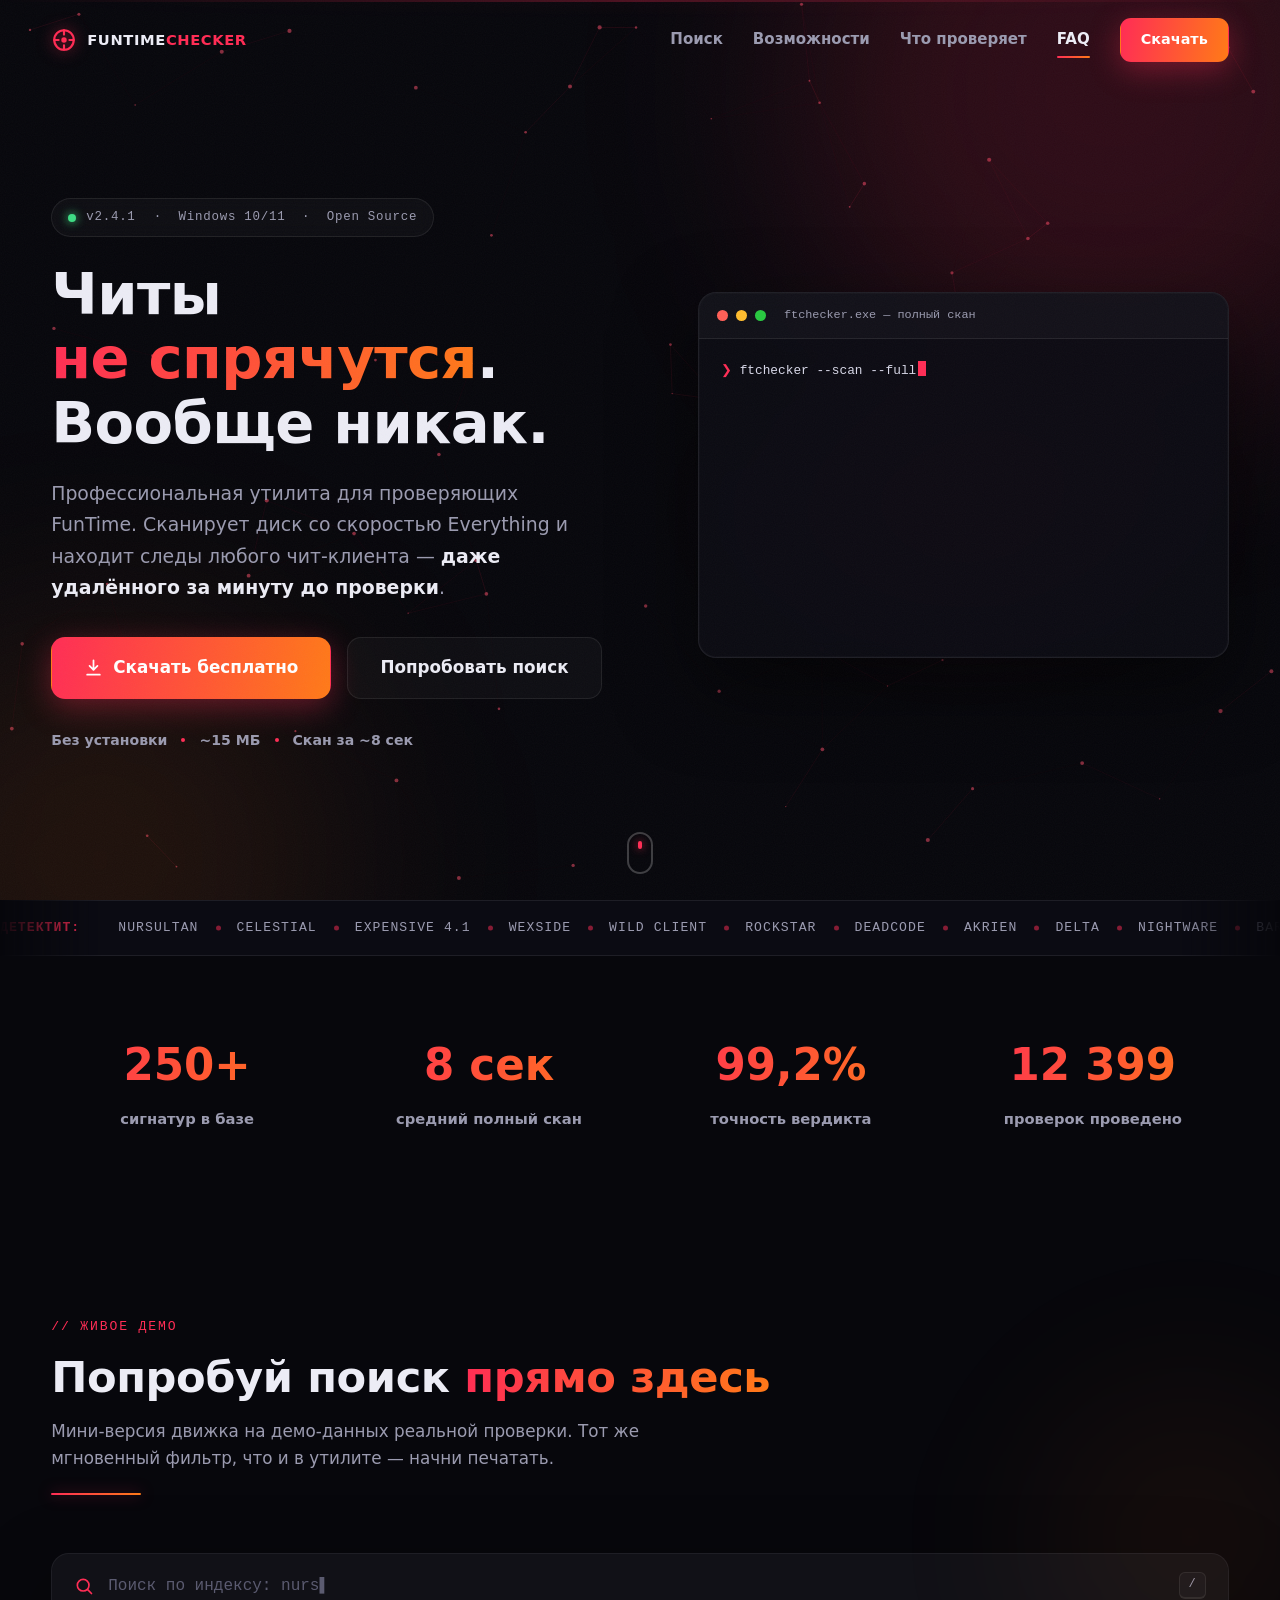
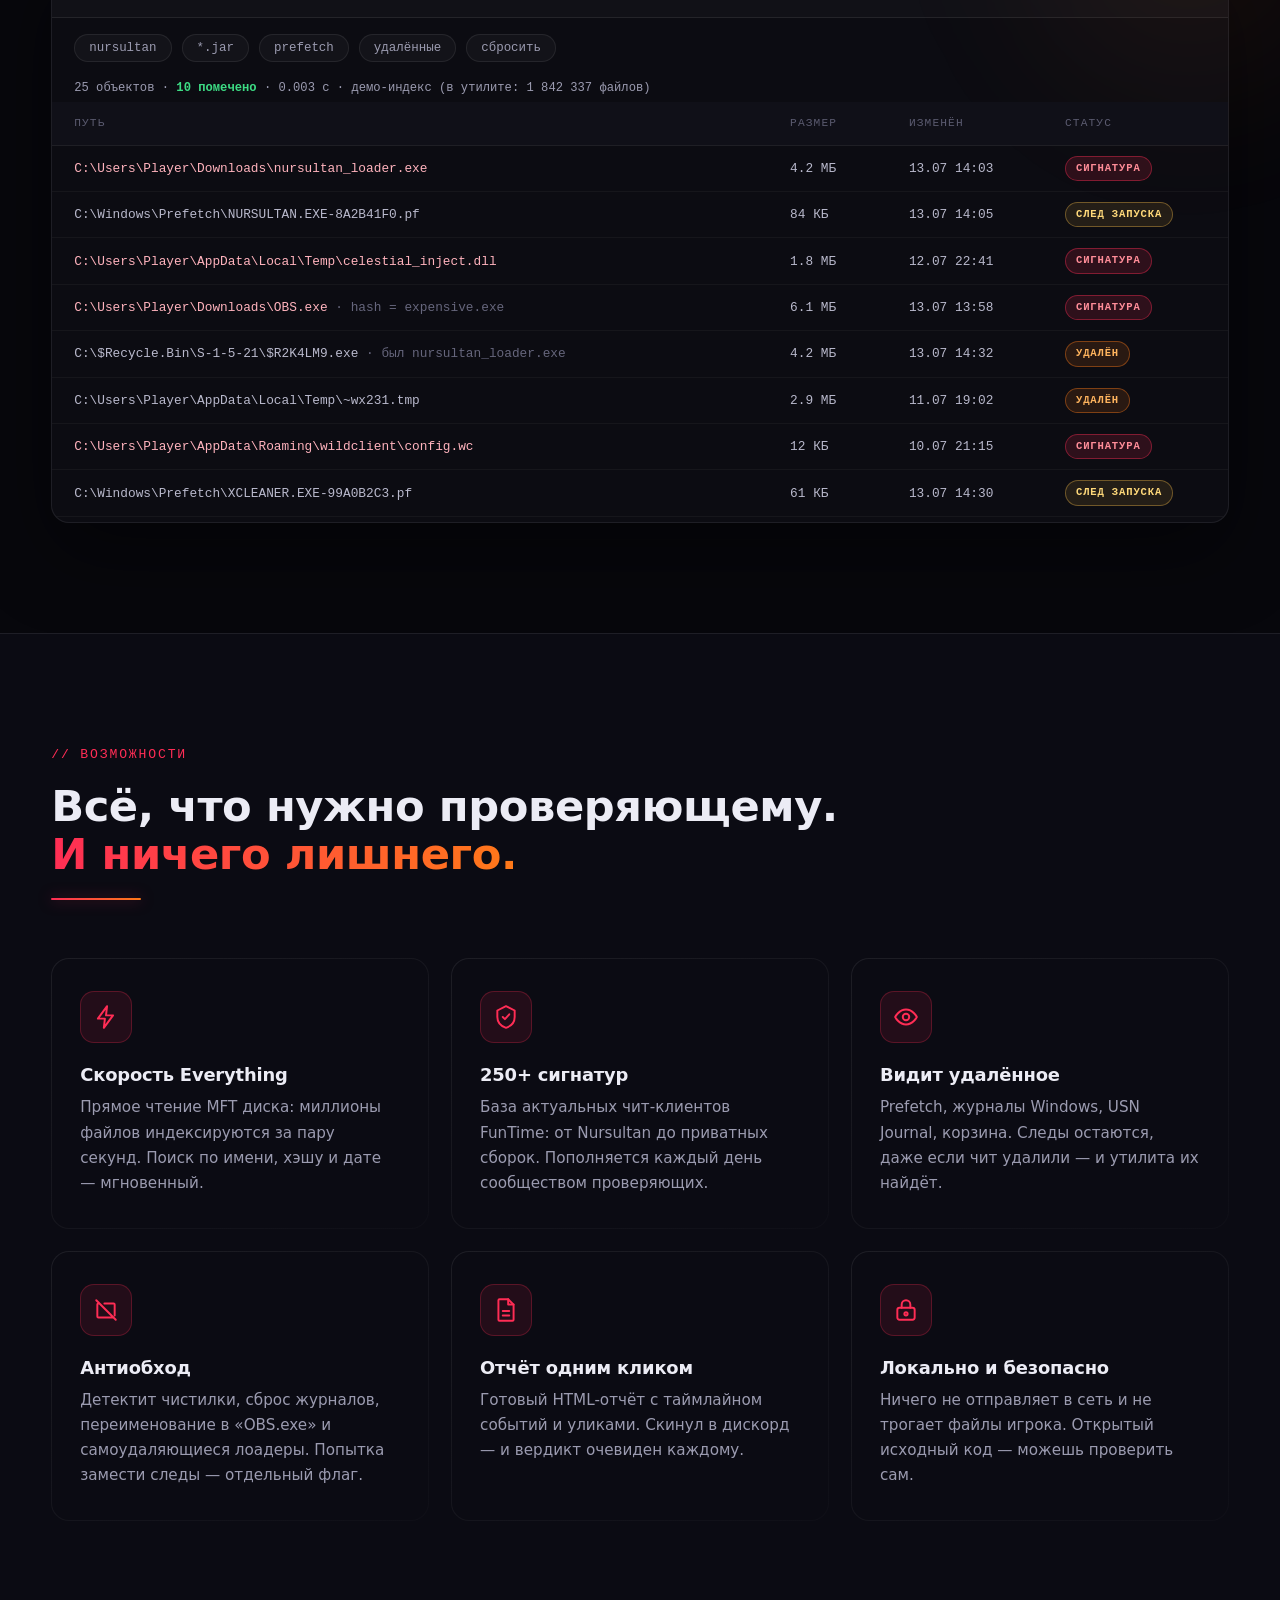
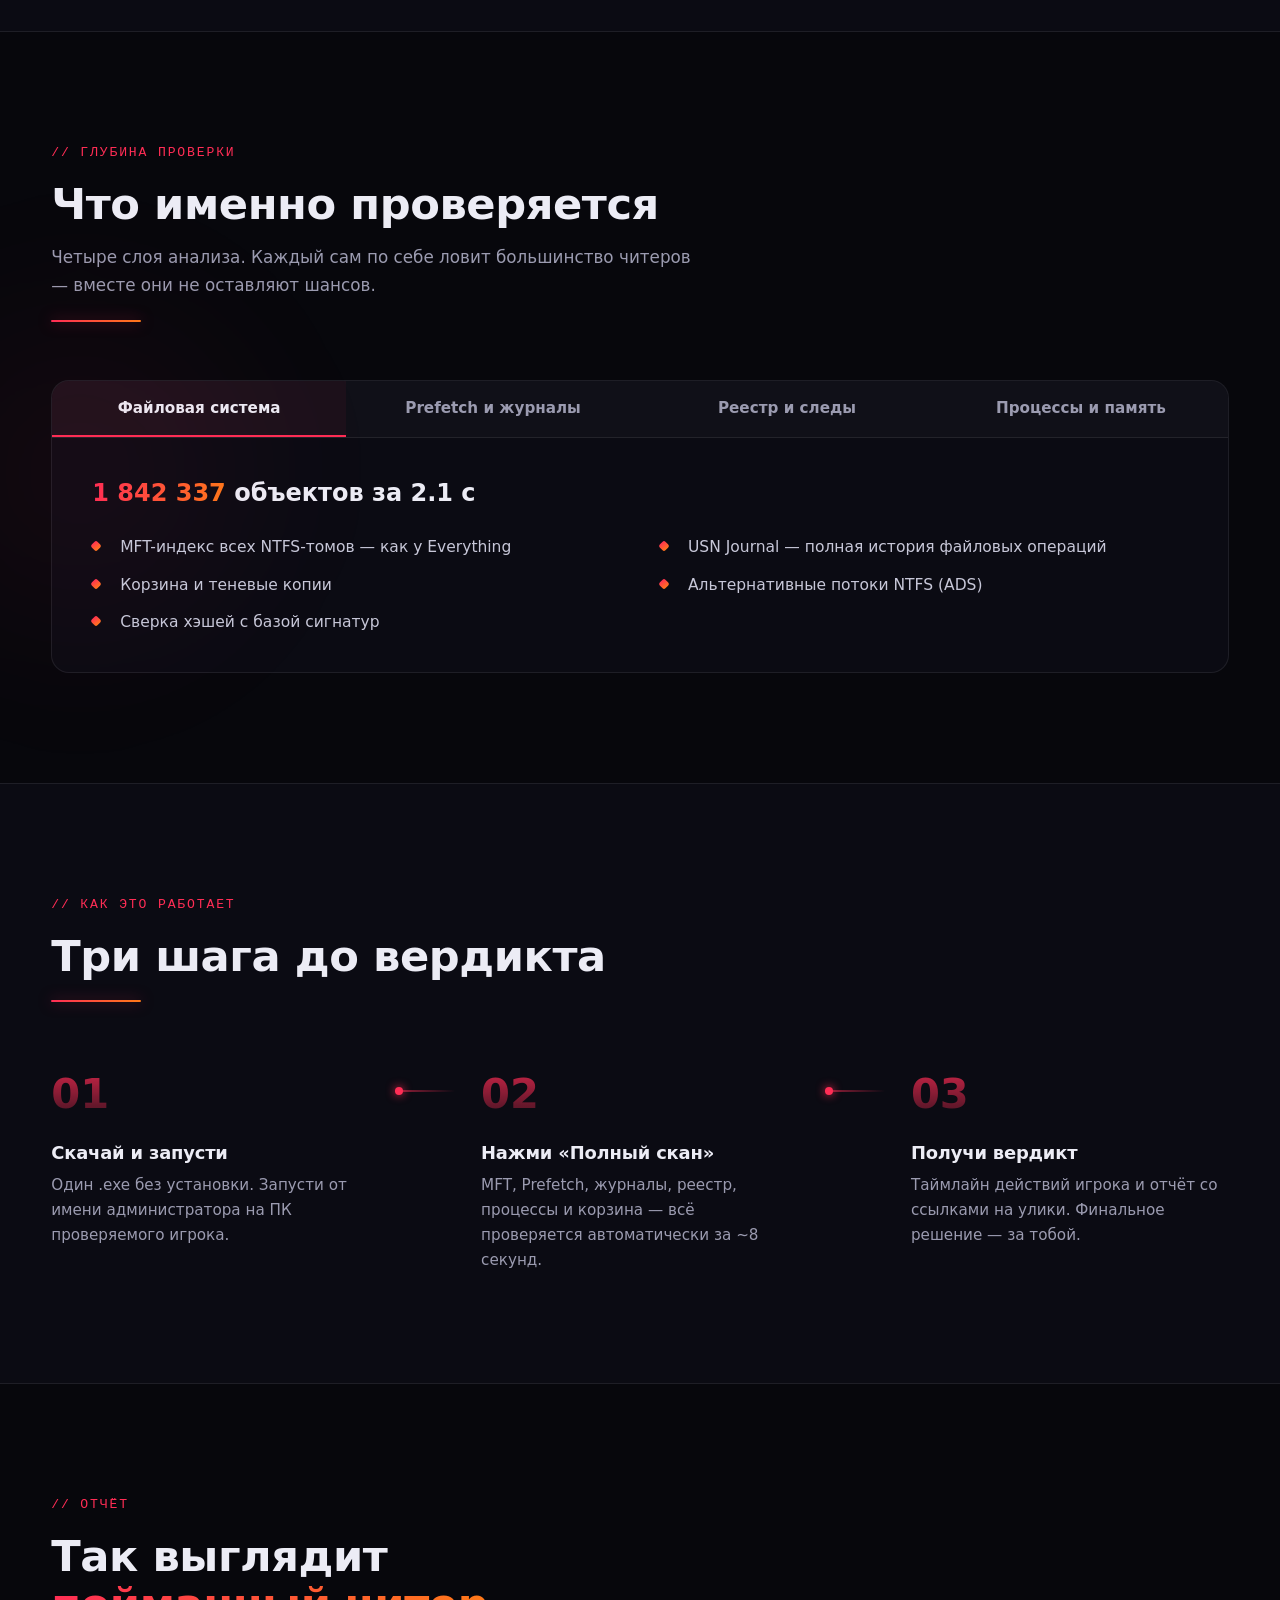
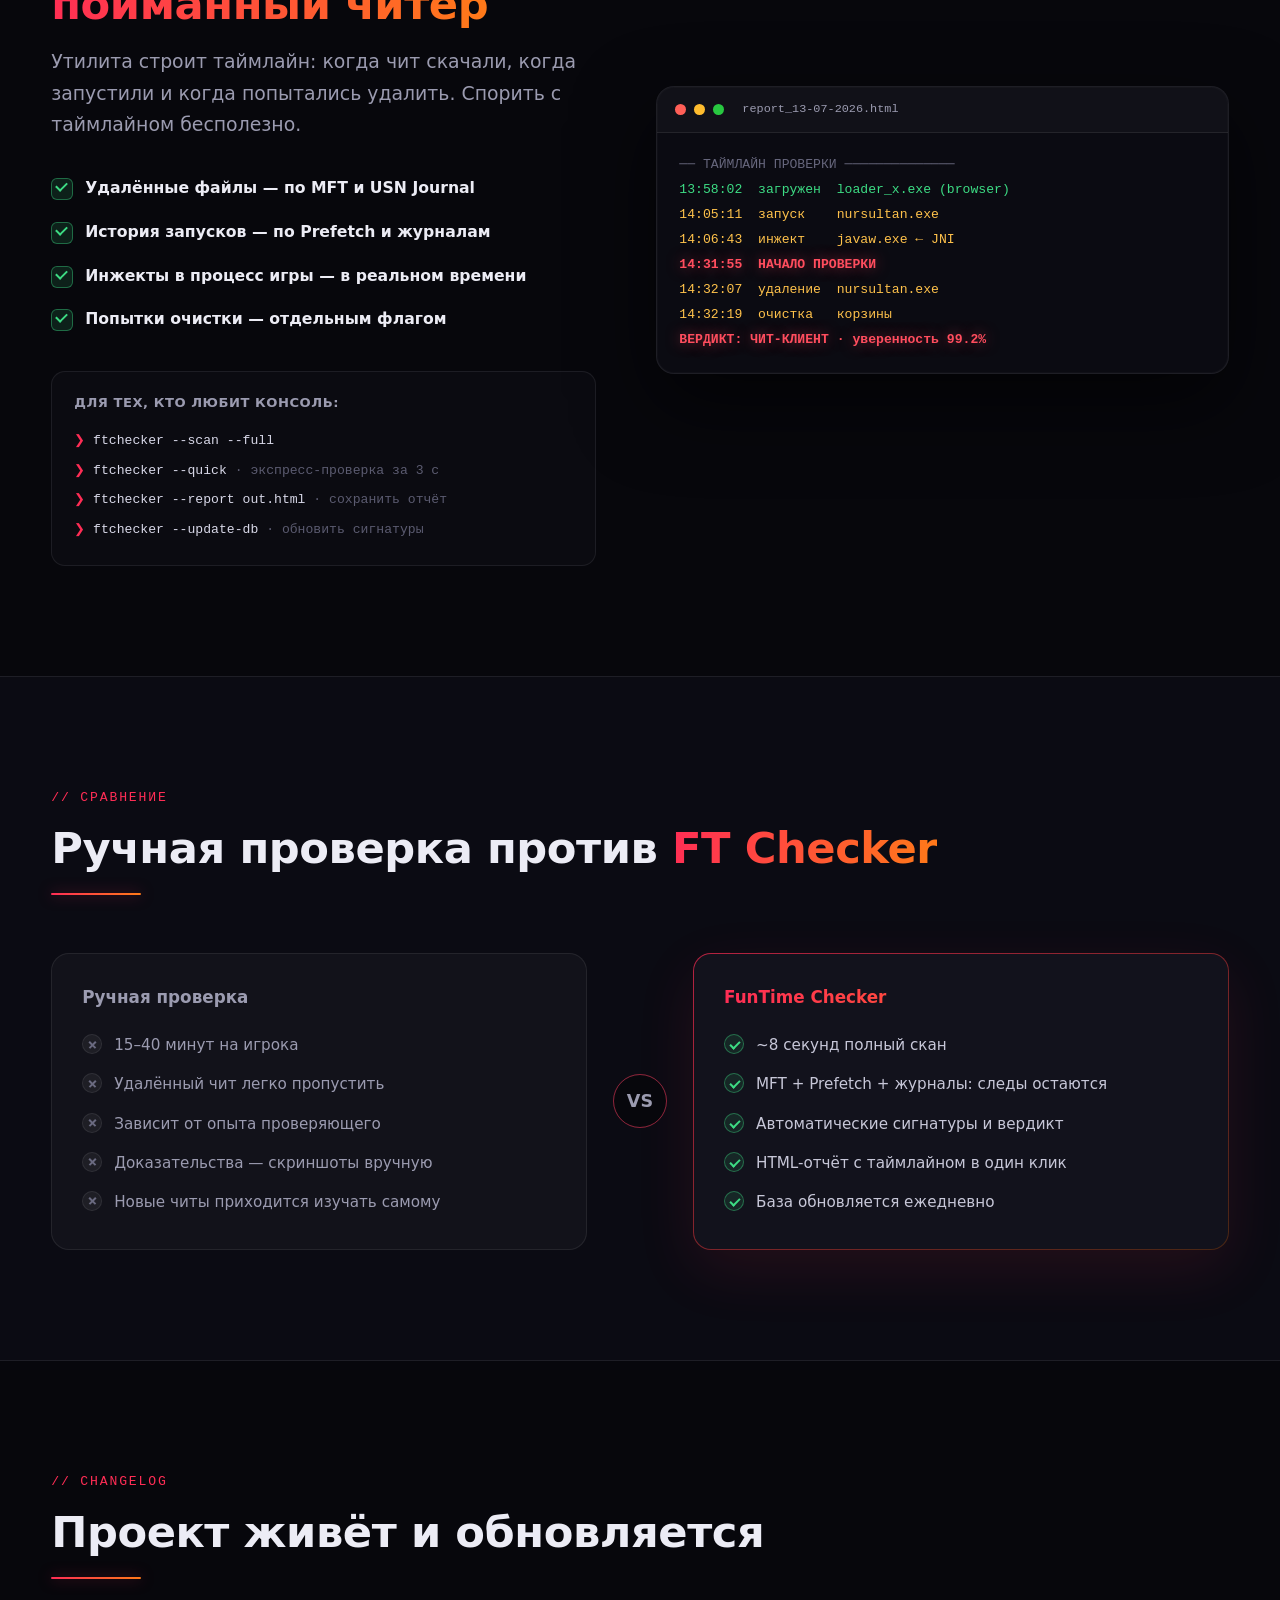
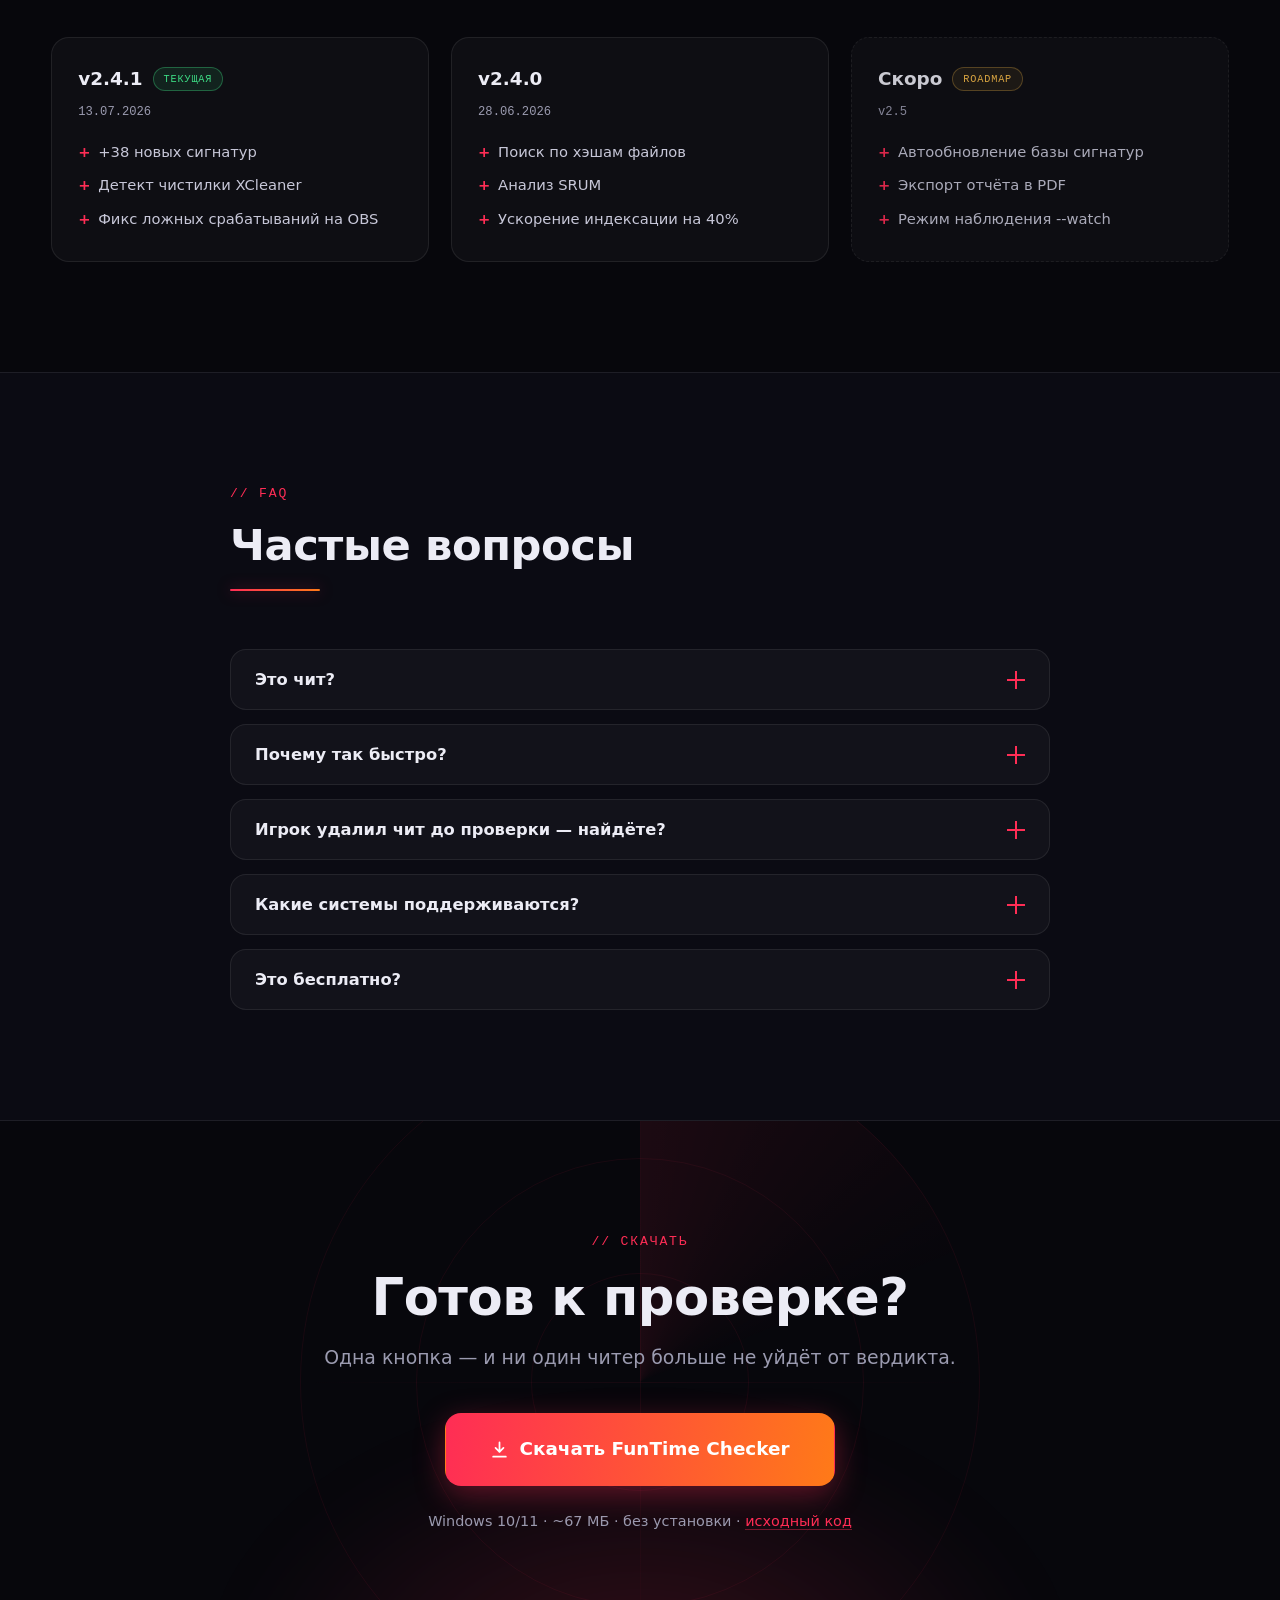
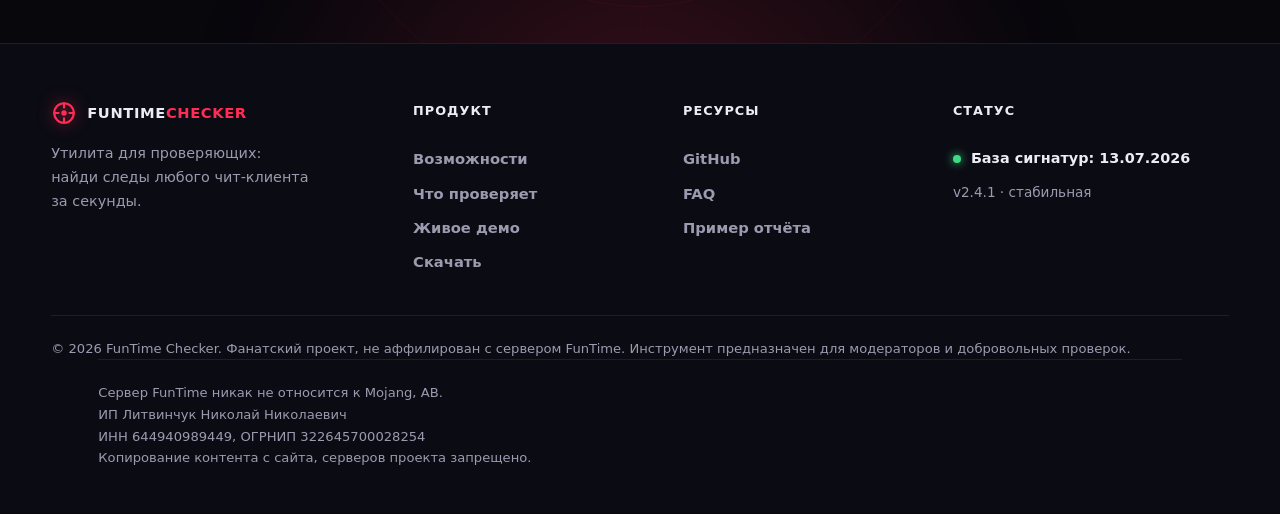
<file: index.htm>
﻿<!DOCTYPE html>
<html lang="ru">
<head>
  <meta charset="UTF-8">
  <meta name="viewport" content="width=device-width, initial-scale=1.0">
  <title>FunTime Checker — найди любой чит за секунды</title>
  <meta name="description" content="Профессиональная утилита для проверяющих FunTime. Сканирует диск со скоростью Everything и находит следы любого чит-клиента — даже удалённого.">
  <meta name="theme-color" content="#07070c">
  <meta property="og:title" content="FunTime Checker — найди любой чит за секунды">
  <meta property="og:description" content="Утилита для проверок на FunTime: MFT-индекс, Prefetch, журналы, 250+ сигнатур чит-клиентов. Полный скан за ~8 секунд.">
  <meta property="og:type" content="website">
  <meta name="twitter:card" content="summary">
  <meta name="twitter:title" content="FunTime Checker">
  <meta name="twitter:description" content="Найди любой чит за секунды. Утилита для проверяющих FunTime.">
  <link rel="icon" href="data:image/svg+xml,%3Csvg xmlns='http://www.w3.org/2000/svg' viewBox='0 0 24 24' fill='none' stroke='%23ff2d55' stroke-width='2'%3E%3Ccircle cx='12' cy='12' r='9'/%3E%3Cpath d='M12 3v4M12 17v4M3 12h4M17 12h4'/%3E%3Ccircle cx='12' cy='12' r='1.5' fill='%23ff2d55'/%3E%3C/svg%3E">
  <link rel="preconnect" href="https://fonts.googleapis.com">
  <link rel="preconnect" href="https://fonts.gstatic.com" crossorigin="">
  <link href="css2?family=Unbounded:wght@500;700;900&family=Manrope:wght@400;500;600;700;800&family=JetBrains+Mono:wght@400;600&display=swap" rel="stylesheet">
  <link rel="stylesheet" href="assets/style.css">
  <script type="application/ld+json">
  {
    "@context": "https://schema.org",
    "@type": "SoftwareApplication",
    "name": "FunTime Checker",
    "operatingSystem": "Windows 10, Windows 11",
    "applicationCategory": "SecurityApplication",
    "offers": { "@type": "Offer", "price": "0", "priceCurrency": "USD" },
    "description": "Утилита для проверяющих FunTime: мгновенный поиск следов чит-клиентов по MFT, Prefetch, журналам Windows и реестру."
  }
  </script>
</head>
<body>

  <div class="progress" id="progress" aria-hidden="true"></div>
  <div class="cursor-glow" id="cursorGlow" aria-hidden="true"></div>
  <div class="noise" aria-hidden="true"></div>

  <!-- ================= NAV ================= -->
  <header class="nav" id="nav">
    <div class="container nav-inner">
      <a href="#top" class="logo" aria-label="FunTime Checker — на главную">
        <svg viewbox="0 0 24 24" fill="none" stroke="currentColor" stroke-width="2" stroke-linecap="round" aria-hidden="true">
          <circle cx="12" cy="12" r="9"></circle>
          <path d="M12 3v4M12 17v4M3 12h4M17 12h4"></path>
          <circle cx="12" cy="12" r="1.5" fill="currentColor"></circle>
        </svg>
        <span>FUNTIME<em>CHECKER</em></span>
      </a>
      <nav class="nav-links" id="navLinks" aria-label="Основная навигация">
        <a href="#search" data-spy="search">Поиск</a>
        <a href="#features" data-spy="features">Возможности</a>
        <a href="#coverage" data-spy="coverage">Что проверяет</a>
        <a href="#faq" data-spy="faq">FAQ</a>
        <a href="#download" class="btn btn-sm btn-primary">Скачать</a>
      </nav>
      <button class="burger" id="burger" aria-label="Открыть меню" aria-expanded="false"><span></span><span></span><span></span></button>
    </div>
  </header>

  <main>
    <!-- ================= HERO ================= -->
    <section class="hero" id="top">
      <canvas id="net" aria-hidden="true"></canvas>
      <div class="hero-glow hero-glow-1" aria-hidden="true"></div>
      <div class="hero-glow hero-glow-2" aria-hidden="true"></div>
      <div class="scanline" aria-hidden="true"></div>

      <div class="container hero-inner">
        <div class="hero-copy">
          <div class="badge reveal">
            <span class="badge-dot"></span>
            <span id="heroVer">v2.4.1</span> &nbsp;·&nbsp; Windows 10/11 &nbsp;·&nbsp; Open Source
          </div>
          <h1 class="reveal d1">Читы <span class="grad glitch" data-text="не спрячутся">не&nbsp;спрячутся</span>.<br>Вообще никак.</h1>
          <p class="lead reveal d2">
            Профессиональная утилита для проверяющих FunTime.
            Сканирует диск со скоростью Everything и находит следы
            любого чит-клиента — <b>даже удалённого за минуту до проверки</b>.
          </p>
          <div class="cta reveal d3">
            <a href="#download" class="btn btn-primary btn-lg magnetic">
              <svg viewbox="0 0 24 24" fill="none" stroke="currentColor" stroke-width="2.2" stroke-linecap="round" stroke-linejoin="round" aria-hidden="true"><path d="M12 3v12m0 0l-5-5m5 5l5-5M4 21h16"></path></svg>
              Скачать бесплатно
            </a>
            <a href="#search" class="btn btn-ghost btn-lg">Попробовать поиск</a>
          </div>
          <div class="hero-meta reveal d4">
            <span>Без установки</span><i></i><span>~15 МБ</span><i></i><span>Скан за ~8 сек</span>
          </div>
        </div>

        <div class="hero-term reveal rr d2">
          <div class="term tilt">
            <div class="term-bar">
              <span class="td td-r"></span><span class="td td-y"></span><span class="td td-g"></span>
              <span class="term-title">ftchecker.exe — полный скан</span>
            </div>
            <div class="term-body" id="termBody"></div>
          </div>
          <div class="term-shadow" aria-hidden="true"></div>
        </div>
      </div>

      <a href="#search" class="scroll-hint" aria-label="Листай вниз"><span></span></a>
    </section>

    <!-- ================= TICKER ================= -->
    <div class="ticker" aria-hidden="true">
      <div class="ticker-track">
        <div class="ticker-group">
          <b>ДЕТЕКТИТ:</b><span>Nursultan</span><span>Celestial</span><span>Expensive 4.1</span><span>Wexside</span><span>Wild Client</span><span>RockStar</span><span>DeadCode</span><span>Akrien</span><span>Delta</span><span>NightWare</span><span>Baritone</span><span>приватные сборки</span><span>DLL-инжекты</span><span>чистилки</span>
        </div>
        <div class="ticker-group">
          <b>ДЕТЕКТИТ:</b><span>Nursultan</span><span>Celestial</span><span>Expensive 4.1</span><span>Wexside</span><span>Wild Client</span><span>RockStar</span><span>DeadCode</span><span>Akrien</span><span>Delta</span><span>NightWare</span><span>Baritone</span><span>приватные сборки</span><span>DLL-инжекты</span><span>чистилки</span>
        </div>
      </div>
    </div>

    <!-- ================= STATS ================= -->
    <section class="stats">
      <div class="container stats-grid">
        <div class="stat reveal"><div class="stat-num"><span class="num" data-count="250">0</span>+</div><div class="stat-label">сигнатур в базе</div></div>
        <div class="stat reveal d1"><div class="stat-num"><span class="num" data-count="8">0</span> сек</div><div class="stat-label">средний полный скан</div></div>
        <div class="stat reveal d2"><div class="stat-num"><span class="num" data-count="99.2" data-decimals="1">0</span>%</div><div class="stat-label">точность вердикта</div></div>
        <div class="stat reveal d3"><div class="stat-num"><span class="num" data-count="12400">0</span></div><div class="stat-label">проверок проведено</div></div>
      </div>
    </section>

    <!-- ================= SEARCH DEMO ================= -->
    <section class="section" id="search">
      <div class="container">
        <div class="section-head reveal">
          <div class="eyebrow">// Живое демо</div>
          <h2>Попробуй поиск <span class="grad">прямо здесь</span></h2>
          <p class="section-sub">Мини-версия движка на демо-данных реальной проверки. Тот же мгновенный фильтр, что и в утилите — начни печатать.</p>
        </div>

        <div class="search-app reveal rs d1">
          <div class="sa-toolbar">
            <svg class="sa-ico" viewbox="0 0 24 24" fill="none" stroke="currentColor" stroke-width="2" stroke-linecap="round" aria-hidden="true"><circle cx="11" cy="11" r="7"></circle><path d="M21 21l-4.3-4.3"></path></svg>
            <input type="text" id="saInput" class="sa-input" placeholder="Поиск по индексу: nursultan, *.jar, prefetch…" autocomplete="off" spellcheck="false" aria-label="Поиск по демо-индексу">
            <span class="sa-kbd" aria-hidden="true">/</span>
          </div>
          <div class="sa-chips" role="group" aria-label="Быстрые фильтры">
            <button class="chip" data-q="nursultan">nursultan</button>
            <button class="chip" data-q="*.jar">*.jar</button>
            <button class="chip" data-q="prefetch">prefetch</button>
            <button class="chip" data-q=":удалённые">удалённые</button>
            <button class="chip" data-q="">сбросить</button>
          </div>
          <div class="sa-meta" id="saMeta" aria-live="polite"></div>
          <div class="sa-table-wrap">
            <table class="sa-table">
              <thead>
                <tr><th>Путь</th><th>Размер</th><th>Изменён</th><th>Статус</th></tr>
              </thead>
              <tbody id="saBody"></tbody>
            </table>
          </div>
          <div class="sa-empty" id="saEmpty" hidden="">Ничего не найдено. Читер бы обрадовался — но это демо.</div>
        </div>
      </div>
    </section>

    <!-- ================= FEATURES ================= -->
    <section class="section section-alt" id="features">
      <div class="container">
        <div class="section-head reveal">
          <div class="eyebrow">// Возможности</div>
          <h2>Всё, что нужно проверяющему.<br><span class="grad">И ничего лишнего.</span></h2>
        </div>
        <div class="grid grid-3">
          <article class="card tilt reveal">
            <div class="card-icon"><svg viewbox="0 0 24 24" fill="none" stroke="currentColor" stroke-width="1.8" stroke-linecap="round" stroke-linejoin="round" aria-hidden="true"><path d="M13 2L4.5 13.5H11L10 22l8.5-11.5H12L13 2z"></path></svg></div>
            <h3>Скорость Everything</h3>
            <p>Прямое чтение MFT диска: миллионы файлов индексируются за пару секунд. Поиск по имени, хэшу и дате — мгновенный.</p>
          </article>
          <article class="card tilt reveal d1">
            <div class="card-icon"><svg viewbox="0 0 24 24" fill="none" stroke="currentColor" stroke-width="1.8" stroke-linecap="round" stroke-linejoin="round" aria-hidden="true"><path d="M12 2l8 4v6c0 5-3.5 8.5-8 10-4.5-1.5-8-5-8-10V6l8-4z"></path><path d="M9 12l2 2 4-4.5"></path></svg></div>
            <h3>250+ сигнатур</h3>
            <p>База актуальных чит-клиентов FunTime: от Nursultan до приватных сборок. Пополняется каждый день сообществом проверяющих.</p>
          </article>
          <article class="card tilt reveal d2">
            <div class="card-icon"><svg viewbox="0 0 24 24" fill="none" stroke="currentColor" stroke-width="1.8" stroke-linecap="round" stroke-linejoin="round" aria-hidden="true"><path d="M2 12s3.5-7 10-7 10 7 10 7-3.5 7-10 7S2 12 2 12z"></path><circle cx="12" cy="12" r="3"></circle></svg></div>
            <h3>Видит удалённое</h3>
            <p>Prefetch, журналы Windows, USN Journal, корзина. Следы остаются, даже если чит удалили — и утилита их найдёт.</p>
          </article>
          <article class="card tilt reveal">
            <div class="card-icon"><svg viewbox="0 0 24 24" fill="none" stroke="currentColor" stroke-width="1.8" stroke-linecap="round" stroke-linejoin="round" aria-hidden="true"><path d="M3 3l18 18M10.5 6H19a1 1 0 011 1v10M6 6H5a1 1 0 00-1 1v11a1 1 0 001 1h13"></path></svg></div>
            <h3>Антиобход</h3>
            <p>Детектит чистилки, сброс журналов, переименование в «OBS.exe» и самоудаляющиеся лоадеры. Попытка замести следы — отдельный флаг.</p>
          </article>
          <article class="card tilt reveal d1">
            <div class="card-icon"><svg viewbox="0 0 24 24" fill="none" stroke="currentColor" stroke-width="1.8" stroke-linecap="round" stroke-linejoin="round" aria-hidden="true"><path d="M14 2H6a1 1 0 00-1 1v18a1 1 0 001 1h12a1 1 0 001-1V7l-5-5z"></path><path d="M14 2v5h5M9 13h6M9 17h6"></path></svg></div>
            <h3>Отчёт одним кликом</h3>
            <p>Готовый HTML-отчёт с таймлайном событий и уликами. Скинул в дискорд — и вердикт очевиден каждому.</p>
          </article>
          <article class="card tilt reveal d2">
            <div class="card-icon"><svg viewbox="0 0 24 24" fill="none" stroke="currentColor" stroke-width="1.8" stroke-linecap="round" stroke-linejoin="round" aria-hidden="true"><rect x="4" y="10" width="16" height="11" rx="2"></rect><path d="M8 10V7a4 4 0 018 0v3"></path><circle cx="12" cy="15.5" r="1.5"></circle></svg></div>
            <h3>Локально и безопасно</h3>
            <p>Ничего не отправляет в сеть и не трогает файлы игрока. Открытый исходный код — можешь проверить сам.</p>
          </article>
        </div>
      </div>
    </section>

    <!-- ================= COVERAGE (tabs) ================= -->
    <section class="section" id="coverage">
      <div class="container">
        <div class="section-head reveal">
          <div class="eyebrow">// Глубина проверки</div>
          <h2>Что именно проверяется</h2>
          <p class="section-sub">Четыре слоя анализа. Каждый сам по себе ловит большинство читеров — вместе они не оставляют шансов.</p>
        </div>

        <div class="tabs reveal rs d1">
          <div class="tabs-nav" role="tablist" aria-label="Слои проверки">
            <button class="tab-btn active" role="tab" aria-selected="true" data-tab="0">Файловая система</button>
            <button class="tab-btn" role="tab" aria-selected="false" data-tab="1">Prefetch и журналы</button>
            <button class="tab-btn" role="tab" aria-selected="false" data-tab="2">Реестр и следы</button>
            <button class="tab-btn" role="tab" aria-selected="false" data-tab="3">Процессы и память</button>
          </div>

          <div class="tab-panels">
            <div class="tab-panel active" role="tabpanel">
              <div class="tp-count"><span class="grad">1 842 337</span> объектов за 2.1 с</div>
              <ul class="tp-list">
                <li>MFT-индекс всех NTFS-томов — как у Everything</li>
                <li>USN Journal — полная история файловых операций</li>
                <li>Корзина и теневые копии</li>
                <li>Альтернативные потоки NTFS (ADS)</li>
                <li>Сверка хэшей с базой сигнатур</li>
              </ul>
            </div>
            <div class="tab-panel" role="tabpanel" hidden="">
              <div class="tp-count"><span class="grad">14 302</span> события</div>
              <ul class="tp-list">
                <li>Prefetch — что и когда запускалось</li>
                <li>Журналы событий Windows</li>
                <li>BAM/DAM — фоновая активность процессов</li>
                <li>SRUM — сетевая активность приложений</li>
                <li>Единый таймлайн активности игрока</li>
              </ul>
            </div>
            <div class="tab-panel" role="tabpanel" hidden="">
              <div class="tp-count"><span class="grad">3 812</span> ключей реестра</div>
              <ul class="tp-list">
                <li>ShimCache, AmCache, MuiCache</li>
                <li>UserAssist — запуски из проводника</li>
                <li>MRU-списки и Jump Lists</li>
                <li>Службы DPS / PcaSvc</li>
                <li>Автозагрузка и запланированные задачи</li>
              </ul>
            </div>
            <div class="tab-panel" role="tabpanel" hidden="">
              <div class="tp-count"><span class="grad">214</span> процессов</div>
              <ul class="tp-list">
                <li>Сканирование запущенных процессов</li>
                <li>Детект JNI-инжектов в javaw.exe</li>
                <li>Подозрительные модули и хуки</li>
                <li>Маскировка под системные имена</li>
                <li>Проверка цифровых подписей</li>
              </ul>
            </div>
          </div>
        </div>
      </div>
    </section>

    <!-- ================= HOW ================= -->
    <section class="section section-alt" id="how">
      <div class="container">
        <div class="section-head reveal">
          <div class="eyebrow">// Как это работает</div>
          <h2>Три шага до вердикта</h2>
        </div>
        <div class="steps">
          <div class="step reveal">
            <div class="step-num">01</div>
            <h3>Скачай и запусти</h3>
            <p>Один .exe без установки. Запусти от имени администратора на ПК проверяемого игрока.</p>
          </div>
          <div class="step-line" aria-hidden="true"></div>
          <div class="step reveal d1">
            <div class="step-num">02</div>
            <h3>Нажми «Полный скан»</h3>
            <p>MFT, Prefetch, журналы, реестр, процессы и корзина — всё проверяется автоматически за ~8 секунд.</p>
          </div>
          <div class="step-line" aria-hidden="true"></div>
          <div class="step reveal d2">
            <div class="step-num">03</div>
            <h3>Получи вердикт</h3>
            <p>Таймлайн действий игрока и отчёт со ссылками на улики. Финальное решение — за тобой.</p>
          </div>
        </div>
      </div>
    </section>

    <!-- ================= DEMO (timeline) ================= -->
    <section class="section" id="demo">
      <div class="container demo-grid">
        <div class="demo-copy reveal rl">
          <div class="eyebrow">// Отчёт</div>
          <h2>Так выглядит<br><span class="grad">пойманный читер</span></h2>
          <p class="lead">Утилита строит таймлайн: когда чит скачали, когда запустили и когда попытались удалить. Спорить с таймлайном бесполезно.</p>
          <ul class="checklist">
            <li>Удалённые файлы — по MFT и USN Journal</li>
            <li>История запусков — по Prefetch и журналам</li>
            <li>Инжекты в процесс игры — в реальном времени</li>
            <li>Попытки очистки — отдельным флагом</li>
          </ul>
          <div class="cli-hint">
            <div class="cli-hint-title">Для тех, кто любит консоль:</div>
            <code>ftchecker --scan --full</code>
            <code>ftchecker --quick <span>· экспресс-проверка за 3 с</span></code>
            <code>ftchecker --report out.html <span>· сохранить отчёт</span></code>
            <code>ftchecker --update-db <span>· обновить сигнатуры</span></code>
          </div>
        </div>
        <div class="reveal rr d1">
          <div class="term term-static tilt">
            <div class="term-bar">
              <span class="td td-r"></span><span class="td td-y"></span><span class="td td-g"></span>
              <span class="term-title">report_13-07-2026.html</span>
            </div>
            <div class="term-body">
              <div class="t-line t-dim">── ТАЙМЛАЙН ПРОВЕРКИ ──────────────</div>
              <div class="t-line t-ok">13:58:02&nbsp; загружен&nbsp; loader_x.exe (browser)</div>
              <div class="t-line t-warn">14:05:11&nbsp; запуск&nbsp;&nbsp;&nbsp; nursultan.exe</div>
              <div class="t-line t-warn">14:06:43&nbsp; инжект&nbsp;&nbsp;&nbsp; javaw.exe ← JNI</div>
              <div class="t-line t-err">14:31:55&nbsp; НАЧАЛО ПРОВЕРКИ</div>
              <div class="t-line t-warn">14:32:07&nbsp; удаление&nbsp; nursultan.exe</div>
              <div class="t-line t-warn">14:32:19&nbsp; очистка&nbsp;&nbsp; корзины</div>
              <div class="t-line t-err">ВЕРДИКТ: ЧИТ-КЛИЕНТ · уверенность 99.2%</div>
            </div>
          </div>
        </div>
      </div>
    </section>

    <!-- ================= COMPARE ================= -->
    <section class="section section-alt" id="compare">
      <div class="container">
        <div class="section-head reveal">
          <div class="eyebrow">// Сравнение</div>
          <h2>Ручная проверка против <span class="grad">FT Checker</span></h2>
        </div>
        <div class="compare reveal rs d1">
          <div class="cmp-col cmp-manual">
            <div class="cmp-head">Ручная проверка</div>
            <ul>
              <li><i class="x"></i>15–40 минут на игрока</li>
              <li><i class="x"></i>Удалённый чит легко пропустить</li>
              <li><i class="x"></i>Зависит от опыта проверяющего</li>
              <li><i class="x"></i>Доказательства — скриншоты вручную</li>
              <li><i class="x"></i>Новые читы приходится изучать самому</li>
            </ul>
          </div>
          <div class="cmp-vs" aria-hidden="true">VS</div>
          <div class="cmp-col cmp-ft">
            <div class="cmp-head">FunTime Checker</div>
            <ul>
              <li><i class="v"></i>~8 секунд полный скан</li>
              <li><i class="v"></i>MFT + Prefetch + журналы: следы остаются</li>
              <li><i class="v"></i>Автоматические сигнатуры и вердикт</li>
              <li><i class="v"></i>HTML-отчёт с таймлайном в один клик</li>
              <li><i class="v"></i>База обновляется ежедневно</li>
            </ul>
          </div>
        </div>
      </div>
    </section>

    <!-- ================= CHANGELOG ================= -->
    <section class="section changelog-sec">
      <div class="container">
        <div class="section-head reveal">
          <div class="eyebrow">// Changelog</div>
          <h2>Проект живёт и обновляется</h2>
        </div>
        <div class="changelog reveal d1">
          <div class="cl-item">
            <div class="cl-ver">v2.4.1 <span class="cl-tag">текущая</span></div>
            <div class="cl-date">13.07.2026</div>
            <ul><li>+38 новых сигнатур</li><li>Детект чистилки XCleaner</li><li>Фикс ложных срабатываний на OBS</li></ul>
          </div>
          <div class="cl-item">
            <div class="cl-ver">v2.4.0</div>
            <div class="cl-date">28.06.2026</div>
            <ul><li>Поиск по хэшам файлов</li><li>Анализ SRUM</li><li>Ускорение индексации на 40%</li></ul>
          </div>
          <div class="cl-item cl-soon">
            <div class="cl-ver">Скоро <span class="cl-tag cl-tag-soon">roadmap</span></div>
            <div class="cl-date">v2.5</div>
            <ul><li>Автообновление базы сигнатур</li><li>Экспорт отчёта в PDF</li><li>Режим наблюдения --watch</li></ul>
          </div>
        </div>
      </div>
    </section>

    <!-- ================= FAQ ================= -->
    <section class="section section-alt" id="faq">
      <div class="container container-narrow">
        <div class="section-head reveal">
          <div class="eyebrow">// FAQ</div>
          <h2>Частые вопросы</h2>
        </div>
        <div class="faq-list">
          <div class="faq-item reveal">
            <button class="faq-q" aria-expanded="false">Это чит?<span class="faq-x" aria-hidden="true"></span></button>
            <div class="faq-a"><p>Нет. FunTime Checker — инструмент <b>для проверяющих и модераторов</b>. Он ищет следы читов на ПК игрока во время проверки, а не помогает их скрывать.</p></div>
          </div>
          <div class="faq-item reveal">
            <button class="faq-q" aria-expanded="false">Почему так быстро?<span class="faq-x" aria-hidden="true"></span></button>
            <div class="faq-a"><p>Утилита читает главную файловую таблицу NTFS (MFT) напрямую — так же, как это делает Everything. Вместо обхода миллионов папок диск индексируется за пару секунд.</p></div>
          </div>
          <div class="faq-item reveal">
            <button class="faq-q" aria-expanded="false">Игрок удалил чит до проверки — найдёте?<span class="faq-x" aria-hidden="true"></span></button>
            <div class="faq-a"><p>В подавляющем большинстве случаев — да. Windows хранит следы в Prefetch, журналах событий, USN Journal и реестре. Удаление файла эти следы не стирает, а сама попытка «почиститься» помечается отдельным флагом.</p></div>
          </div>
          <div class="faq-item reveal">
            <button class="faq-q" aria-expanded="false">Какие системы поддерживаются?<span class="faq-x" aria-hidden="true"></span></button>
            <div class="faq-a"><p>Windows 10 и Windows 11 (x64). Нужны права администратора — без них не прочитать MFT и журналы.</p></div>
          </div>
          <div class="faq-item reveal">
            <button class="faq-q" aria-expanded="false">Это бесплатно?<span class="faq-x" aria-hidden="true"></span></button>
            <div class="faq-a"><p>Да, Daz0r сделал полностью бесплатно. Исходный код открыт на GitHub — можешь изучить, собрать сам и предложить свои сигнатуры в базу.</p></div>
          </div>
        </div>
      </div>
    </section>

    <!-- ================= DOWNLOAD ================= -->
    <section class="section dl" id="download">
      <div class="dl-glow" aria-hidden="true"></div>
      <div class="radar" aria-hidden="true">
        <div class="radar-ring r1"></div>
        <div class="radar-ring r2"></div>
        <div class="radar-ring r3"></div>
        <div class="radar-beam"></div>
        <i class="radar-dot rd1"></i><i class="radar-dot rd2"></i><i class="radar-dot rd3"></i>
      </div>
      <div class="container dl-inner reveal">
        <div class="eyebrow">// Скачать</div>
        <h2>Готов к проверке?</h2>
        <p class="lead">Одна кнопка — и ни один читер больше не уйдёт от вердикта.</p>
        <a class="btn btn-primary btn-xl pulse magnetic" id="dlBtn" href="https://github.com/funtime-checker/funtime-checker.github.io/releases" target="_blank" rel="noopener">
          <svg viewbox="0 0 24 24" fill="none" stroke="currentColor" stroke-width="2.2" stroke-linecap="round" stroke-linejoin="round" aria-hidden="true"><path d="M12 3v12m0 0l-5-5m5 5l5-5M4 21h16"></path></svg>
          Скачать FunTime Checker
        </a>
        <div class="dl-meta"><span id="dlInfo">Windows 10/11 · ~67 МБ · без установки</span> · <a href="https://github.com/funtime-checker/funtime-checker.github.io" target="_blank" rel="noopener">исходный код</a></div>
        <div class="dl-note" id="dlNote" hidden=""></div>
      </div>
    </section>
  </main>

  <!-- ================= FOOTER ================= -->
  <footer class="footer">
    <div class="container footer-grid">
      <div class="footer-brand">
        <a href="#top" class="logo">
          <svg viewbox="0 0 24 24" fill="none" stroke="currentColor" stroke-width="2" stroke-linecap="round" aria-hidden="true"><circle cx="12" cy="12" r="9"></circle><path d="M12 3v4M12 17v4M3 12h4M17 12h4"></path><circle cx="12" cy="12" r="1.5" fill="currentColor"></circle></svg>
          <span>FUNTIME<em>CHECKER</em></span>
        </a>
        <p>Утилита для проверяющих: найди следы любого чит-клиента за секунды.</p>
      </div>
      <nav class="footer-col" aria-label="Продукт">
        <div class="footer-title">Продукт</div>
        <a href="#features">Возможности</a>
        <a href="#coverage">Что проверяет</a>
        <a href="#search">Живое демо</a>
        <a href="#download">Скачать</a>
      </nav>
      <nav class="footer-col" aria-label="Ресурсы">
        <div class="footer-title">Ресурсы</div>
        <a href="https://github.com/funtime-checker/funtime-checker.github.io" target="_blank" rel="noopener">GitHub</a>
        <a href="#faq">FAQ</a>
        <a href="#demo">Пример отчёта</a>
      </nav>
      <div class="footer-col">
        <div class="footer-title">Статус</div>
        <div class="footer-status"><span class="badge-dot"></span> База сигнатур: 13.07.2026</div>
        <div class="footer-status-sub">v2.4.1 · стабильная</div>
      </div>
    </div>
    <div class="container footer-bottom">
      <p>© <span id="year"></span> FunTime Checker. Фанатский проект, не аффилирован с сервером FunTime. Инструмент предназначен для модераторов и добровольных проверок.</p>
     <div class="container footer-bottom">
      <p> <span id="year"></span>  Сервер FunTime никак не относится к Mojang, AB.</p>
      <p> <span id="year"></span>  ИП Литвинчук Николай Николаевич</p>
      <p> <span id="year"></span>  ИНН 644940989449, ОГРНИП 322645700028254</p>
      <p> <span id="year"></span>  Копирование контента с сайта, серверов проекта запрещено.</p>
      </div>
    </div>
  </footer>

  <script src="assets/app.js"></script>
</body>
</html>
</file>
<file: assets/style.css>
/* ============================================================
   FunTime Checker — landing styles
   ============================================================ */
:root {
  --bg: #07070c;
  --bg-2: #0b0b13;
  --panel: rgba(255, 255, 255, 0.03);
  --panel-2: rgba(255, 255, 255, 0.055);
  --stroke: rgba(255, 255, 255, 0.08);
  --text: #ececf5;
  --muted: #9b9bb0;
  --accent: #ff2d55;
  --accent-2: #ff7a18;
  --ok: #3ddc84;
  --warn: #ffc24b;
  --err: #ff4d5e;
  --grad: linear-gradient(100deg, var(--accent) 0%, var(--accent-2) 100%);
  --radius: 18px;
  --font-head: "Unbounded", system-ui, sans-serif;
  --font-body: "Manrope", system-ui, sans-serif;
  --font-mono: "JetBrains Mono", Consolas, monospace;
}

* { margin: 0; padding: 0; box-sizing: border-box; }

html { scroll-behavior: smooth; }

body {
  background: var(--bg);
  color: var(--text);
  font-family: var(--font-body);
  font-size: 17px;
  line-height: 1.65;
  overflow-x: hidden;
  -webkit-font-smoothing: antialiased;
}

::selection { background: rgba(255, 45, 85, 0.35); color: #fff; }

img, svg { display: block; }
a { color: inherit; text-decoration: none; }

.container { width: min(1180px, 92%); margin: 0 auto; }
.container-narrow { width: min(820px, 92%); }

h1, h2, h3 { font-family: var(--font-head); line-height: 1.12; letter-spacing: -0.01em; }
h2 { font-size: clamp(1.7rem, 3.6vw, 2.7rem); font-weight: 700; }
h3 { font-size: 1.12rem; font-weight: 600; }

.grad {
  background: var(--grad);
  -webkit-background-clip: text;
  background-clip: text;
  color: transparent;
}

.lead { color: var(--muted); font-size: clamp(1rem, 1.6vw, 1.18rem); }
.lead b { color: var(--text); }

/* ---------- overlays ---------- */
.progress {
  position: fixed; top: 0; left: 0; height: 2px; width: 0%;
  background: var(--grad); z-index: 200;
  box-shadow: 0 0 12px rgba(255, 45, 85, 0.8);
}

.cursor-glow {
  position: fixed; top: 0; left: 0; width: 560px; height: 560px;
  margin: -280px 0 0 -280px; pointer-events: none; z-index: 1;
  background: radial-gradient(circle, rgba(255, 45, 85, 0.07) 0%, transparent 62%);
  opacity: 0; transition: opacity 0.5s;
}
body.has-mouse .cursor-glow { opacity: 1; }

.noise {
  position: fixed; inset: 0; pointer-events: none; z-index: 90; opacity: 0.035;
  background-image: url("data:image/svg+xml,%3Csvg xmlns='http://www.w3.org/2000/svg' width='160' height='160'%3E%3Cfilter id='n'%3E%3CfeTurbulence type='fractalNoise' baseFrequency='0.9' numOctaves='2'/%3E%3C/filter%3E%3Crect width='100%25' height='100%25' filter='url(%23n)'/%3E%3C/svg%3E");
}

/* ---------- nav ---------- */
.nav {
  position: fixed; top: 0; left: 0; right: 0; z-index: 100;
  padding: 18px 0; transition: padding 0.3s, background 0.3s, box-shadow 0.3s;
}
.nav.scrolled {
  padding: 10px 0;
  background: rgba(7, 7, 12, 0.72);
  backdrop-filter: blur(16px);
  -webkit-backdrop-filter: blur(16px);
  box-shadow: 0 1px 0 var(--stroke);
}
.nav-inner { display: flex; align-items: center; justify-content: space-between; }

.logo { display: flex; align-items: center; gap: 10px; font-family: var(--font-head); font-weight: 700; font-size: 0.92rem; letter-spacing: 0.04em; }
.logo svg { width: 26px; height: 26px; color: var(--accent); filter: drop-shadow(0 0 8px rgba(255, 45, 85, 0.6)); }
.logo em { font-style: normal; color: var(--accent); }

.nav-links { display: flex; align-items: center; gap: 30px; }
.nav-links a:not(.btn) {
  font-weight: 600; font-size: 0.94rem; color: var(--muted);
  transition: color 0.2s; position: relative; white-space: nowrap;
}
.nav-links a:not(.btn)::after {
  content: ""; position: absolute; left: 0; bottom: -6px; height: 2px; width: 0;
  background: var(--grad); transition: width 0.25s; border-radius: 2px;
}
.nav-links a:not(.btn):hover { color: var(--text); }
.nav-links a:not(.btn):hover::after { width: 100%; }

.burger { display: none; background: none; border: 0; cursor: pointer; padding: 6px; }
.burger span { display: block; width: 24px; height: 2px; background: var(--text); margin: 5px 0; border-radius: 2px; transition: transform 0.3s, opacity 0.3s; }
.burger.open span:nth-child(1) { transform: translateY(7px) rotate(45deg); }
.burger.open span:nth-child(2) { opacity: 0; }
.burger.open span:nth-child(3) { transform: translateY(-7px) rotate(-45deg); }

/* ---------- buttons ---------- */
.btn {
  display: inline-flex; align-items: center; gap: 10px;
  font-family: var(--font-body); font-weight: 700; font-size: 1rem;
  padding: 14px 28px; border-radius: 14px; border: 1px solid transparent;
  cursor: pointer; position: relative; overflow: hidden;
  transition: transform 0.2s, box-shadow 0.3s, background 0.3s, border-color 0.3s;
  white-space: nowrap;
}
.btn svg { width: 19px; height: 19px; }
.btn-sm { padding: 9px 20px; font-size: 0.9rem; border-radius: 11px; }
.btn-lg { padding: 16px 32px; font-size: 1.05rem; }
.btn-xl { padding: 20px 44px; font-size: 1.15rem; border-radius: 16px; }

.btn-primary {
  background: var(--grad); color: #fff;
  box-shadow: 0 8px 30px rgba(255, 45, 85, 0.35);
}
.btn-primary::before {
  content: ""; position: absolute; top: 0; left: -80%;
  width: 50%; height: 100%; transform: skewX(-24deg);
  background: linear-gradient(90deg, transparent, rgba(255, 255, 255, 0.35), transparent);
  transition: left 0.55s ease;
}
.btn-primary:hover { transform: translateY(-3px); box-shadow: 0 14px 42px rgba(255, 45, 85, 0.5); }
.btn-primary:hover::before { left: 130%; }

.btn-ghost { border-color: var(--stroke); color: var(--text); background: var(--panel); }
.btn-ghost:hover { border-color: rgba(255, 45, 85, 0.5); background: var(--panel-2); transform: translateY(-3px); }

.pulse { animation: pulse 2.6s ease-in-out infinite; }
@keyframes pulse {
  0%, 100% { box-shadow: 0 8px 30px rgba(255, 45, 85, 0.35), 0 0 0 0 rgba(255, 45, 85, 0.45); }
  50% { box-shadow: 0 8px 30px rgba(255, 45, 85, 0.35), 0 0 0 18px rgba(255, 45, 85, 0); }
}

/* ---------- hero ---------- */
.hero {
  position: relative; min-height: 100svh;
  display: flex; align-items: center;
  padding: 140px 0 90px; overflow: hidden;
}
#net { position: absolute; inset: 0; width: 100%; height: 100%; z-index: 0; }

.hero-glow { position: absolute; border-radius: 50%; filter: blur(110px); z-index: 0; }
.hero-glow-1 { width: 620px; height: 620px; top: -220px; right: -140px; background: rgba(255, 45, 85, 0.16); animation: drift 14s ease-in-out infinite alternate; }
.hero-glow-2 { width: 480px; height: 480px; bottom: -200px; left: -140px; background: rgba(255, 122, 24, 0.1); animation: drift 18s ease-in-out infinite alternate-reverse; }
@keyframes drift { from { transform: translate(0, 0) scale(1); } to { transform: translate(-50px, 40px) scale(1.12); } }

.scanline {
  position: absolute; left: 0; right: 0; top: 0; height: 2px; z-index: 2;
  background: linear-gradient(90deg, transparent, rgba(255, 45, 85, 0.55), transparent);
  filter: drop-shadow(0 0 8px rgba(255, 45, 85, 0.8));
  animation: scan 7s linear infinite; opacity: 0.5; pointer-events: none;
}
@keyframes scan { 0% { top: -2px; } 100% { top: 100%; } }

.hero-inner {
  position: relative; z-index: 3;
  display: grid; grid-template-columns: 1.05fr 0.95fr;
  gap: 60px; align-items: center;
}

.badge {
  display: inline-flex; align-items: center; gap: 10px;
  font-family: var(--font-mono); font-size: 0.78rem; letter-spacing: 0.06em;
  color: var(--muted); padding: 8px 16px; border-radius: 100px;
  border: 1px solid var(--stroke); background: var(--panel);
  backdrop-filter: blur(8px); margin-bottom: 26px;
}
.badge-dot { width: 8px; height: 8px; border-radius: 50%; background: var(--ok); box-shadow: 0 0 10px var(--ok); animation: blink 1.8s ease-in-out infinite; }
@keyframes blink { 50% { opacity: 0.35; } }

.hero h1 { font-size: clamp(2.1rem, 4.6vw, 3.6rem); font-weight: 900; margin-bottom: 22px; }
.hero .lead { max-width: 520px; margin-bottom: 34px; }

.cta { display: flex; gap: 16px; flex-wrap: wrap; margin-bottom: 30px; }

.hero-meta { display: flex; align-items: center; gap: 14px; color: var(--muted); font-size: 0.88rem; font-weight: 600; }
.hero-meta i { width: 4px; height: 4px; border-radius: 50%; background: var(--accent); }

/* ---------- terminal ---------- */
.hero-term { position: relative; }
.term {
  position: relative; z-index: 2;
  background: rgba(13, 13, 20, 0.92);
  border: 1px solid var(--stroke); border-radius: var(--radius);
  overflow: hidden; backdrop-filter: blur(10px);
  box-shadow: 0 30px 80px rgba(0, 0, 0, 0.6), 0 0 0 1px rgba(255, 255, 255, 0.02) inset;
}
.term-shadow {
  position: absolute; inset: 12% -6% -8% -6%; z-index: 1;
  background: radial-gradient(ellipse at center, rgba(255, 45, 85, 0.18), transparent 65%);
  filter: blur(30px);
}
.term-bar {
  display: flex; align-items: center; gap: 8px;
  padding: 13px 18px; border-bottom: 1px solid var(--stroke);
  background: rgba(255, 255, 255, 0.025);
}
.td { width: 11px; height: 11px; border-radius: 50%; }
.td-r { background: #ff5f57; } .td-y { background: #febc2e; } .td-g { background: #28c840; }
.term-title { margin-left: 10px; font-family: var(--font-mono); font-size: 0.74rem; color: var(--muted); }

.term-body {
  padding: 20px 22px; font-family: var(--font-mono);
  font-size: 0.8rem; line-height: 1.9; min-height: 318px;
}
.t-line { white-space: pre-wrap; word-break: break-word; }
.t-cmd { color: #d8d8e8; } .t-cmd::before { content: "❯ "; color: var(--accent); }
.t-dim { color: #66667c; }
.t-ok { color: var(--ok); }
.t-warn { color: var(--warn); }
.t-err { color: var(--err); font-weight: 600; text-shadow: 0 0 14px rgba(255, 77, 94, 0.5); }
.t-caret { display: inline-block; width: 8px; height: 15px; margin-left: 2px; vertical-align: -2px; background: var(--accent); animation: caret 0.9s steps(1) infinite; }
@keyframes caret { 50% { opacity: 0; } }

.term-static .term-body { min-height: 0; font-size: 0.82rem; }

/* ---------- ticker ---------- */
.ticker {
  border-top: 1px solid var(--stroke); border-bottom: 1px solid var(--stroke);
  background: var(--bg-2); overflow: hidden; padding: 16px 0;
  -webkit-mask-image: linear-gradient(90deg, transparent, #000 8%, #000 92%, transparent);
  mask-image: linear-gradient(90deg, transparent, #000 8%, #000 92%, transparent);
}
.ticker-track { display: flex; width: max-content; animation: ticker 34s linear infinite; }
.ticker:hover .ticker-track { animation-play-state: paused; }
@keyframes ticker { to { transform: translateX(-50%); } }
.ticker-group { display: flex; align-items: center; gap: 38px; padding-right: 38px; font-family: var(--font-mono); font-size: 0.82rem; letter-spacing: 0.08em; text-transform: uppercase; }
.ticker-group b { color: var(--accent); font-weight: 600; }
.ticker-group span { color: var(--muted); position: relative; }
.ticker-group span::after { content: ""; position: absolute; right: -22px; top: 50%; width: 5px; height: 5px; border-radius: 50%; background: rgba(255, 45, 85, 0.5); transform: translateY(-50%); }

/* ---------- stats ---------- */
.stats { padding: 74px 0; }
.stats-grid { display: grid; grid-template-columns: repeat(4, 1fr); gap: 30px; text-align: center; }
.stat-num { font-family: var(--font-head); font-weight: 700; font-size: clamp(1.9rem, 3.4vw, 2.8rem); background: var(--grad); -webkit-background-clip: text; background-clip: text; color: transparent; }
.stat-label { color: var(--muted); font-size: 0.92rem; margin-top: 6px; font-weight: 600; }

/* ---------- sections ---------- */
.section { padding: 110px 0; position: relative; }
.section-alt { background: var(--bg-2); border-top: 1px solid var(--stroke); border-bottom: 1px solid var(--stroke); }
.section-head { margin-bottom: 58px; }
.eyebrow { font-family: var(--font-mono); color: var(--accent); font-size: 0.82rem; letter-spacing: 0.14em; text-transform: uppercase; margin-bottom: 16px; }

/* ---------- cards ---------- */
.grid { display: grid; gap: 22px; }
.grid-3 { grid-template-columns: repeat(3, 1fr); }

.card {
  position: relative; padding: 32px 28px;
  background: linear-gradient(var(--bg-2), var(--bg-2)) padding-box,
              linear-gradient(150deg, var(--stroke), rgba(255, 255, 255, 0.02)) border-box;
  border: 1px solid transparent; border-radius: var(--radius);
  transition: transform 0.3s, box-shadow 0.3s, background 0.3s;
}
.card:hover {
  background: linear-gradient(#101019, #101019) padding-box,
              linear-gradient(150deg, rgba(255, 45, 85, 0.65), rgba(255, 122, 24, 0.15)) border-box;
  box-shadow: 0 24px 60px rgba(0, 0, 0, 0.5), 0 0 40px rgba(255, 45, 85, 0.08);
}
.card-icon {
  width: 52px; height: 52px; border-radius: 14px;
  display: grid; place-items: center; margin-bottom: 22px;
  background: rgba(255, 45, 85, 0.1); color: var(--accent);
  border: 1px solid rgba(255, 45, 85, 0.25);
  transition: transform 0.3s, box-shadow 0.3s;
}
.card:hover .card-icon { transform: scale(1.08) rotate(-4deg); box-shadow: 0 0 26px rgba(255, 45, 85, 0.35); }
.card-icon svg { width: 26px; height: 26px; }
.card h3 { margin-bottom: 10px; }
.card p { color: var(--muted); font-size: 0.95rem; }

/* ---------- steps ---------- */
.steps { display: grid; grid-template-columns: 1fr auto 1fr auto 1fr; gap: 26px; align-items: start; }
.step { text-align: left; }
.step-num {
  font-family: var(--font-head); font-weight: 900; font-size: 2.6rem;
  background: linear-gradient(180deg, rgba(255, 45, 85, 0.9), rgba(255, 45, 85, 0.1));
  -webkit-background-clip: text; background-clip: text; color: transparent;
  margin-bottom: 14px;
}
.step h3 { margin-bottom: 10px; }
.step p { color: var(--muted); font-size: 0.95rem; }
.step-line {
  margin-top: 30px; width: 60px; height: 2px; align-self: start;
  background: linear-gradient(90deg, rgba(255, 45, 85, 0.6), transparent);
  position: relative;
}
.step-line::after {
  content: ""; position: absolute; top: -3px; left: 0; width: 8px; height: 8px;
  border-radius: 50%; background: var(--accent);
  animation: dash 2.4s ease-in-out infinite;
  box-shadow: 0 0 10px var(--accent);
}
@keyframes dash { 0% { left: 0; opacity: 0; } 15% { opacity: 1; } 85% { opacity: 1; } 100% { left: 52px; opacity: 0; } }

/* ---------- demo ---------- */
.demo-grid { display: grid; grid-template-columns: 1fr 1.05fr; gap: 60px; align-items: center; }
.demo-copy h2 { margin-bottom: 18px; }
.demo-copy .lead { margin-bottom: 26px; }
.checklist { list-style: none; }
.checklist li { padding: 9px 0 9px 34px; position: relative; color: var(--text); font-weight: 600; font-size: 0.98rem; }
.checklist li::before {
  content: ""; position: absolute; left: 0; top: 12px; width: 20px; height: 20px;
  border-radius: 6px; background: rgba(61, 220, 132, 0.12);
  border: 1px solid rgba(61, 220, 132, 0.4);
}
.checklist li::after {
  content: ""; position: absolute; left: 5px; top: 16px; width: 9px; height: 5px;
  border-left: 2px solid var(--ok); border-bottom: 2px solid var(--ok);
  transform: rotate(-45deg);
}

/* ---------- faq ---------- */
.faq-list { display: grid; gap: 14px; }
.faq-item {
  border: 1px solid var(--stroke); border-radius: 16px;
  background: var(--panel); overflow: hidden; transition: border-color 0.3s, background 0.3s;
}
.faq-item.open { border-color: rgba(255, 45, 85, 0.4); background: var(--panel-2); }
.faq-q {
  width: 100%; display: flex; justify-content: space-between; align-items: center; gap: 16px;
  padding: 20px 24px; background: none; border: 0; cursor: pointer;
  color: var(--text); font-family: var(--font-body); font-size: 1.02rem; font-weight: 700; text-align: left;
}
.faq-x { position: relative; width: 18px; height: 18px; flex: none; }
.faq-x::before, .faq-x::after {
  content: ""; position: absolute; inset: 0; margin: auto; background: var(--accent);
  transition: transform 0.3s;
}
.faq-x::before { width: 18px; height: 2px; }
.faq-x::after { width: 2px; height: 18px; }
.faq-item.open .faq-x::after { transform: rotate(90deg); }
.faq-a { display: grid; grid-template-rows: 0fr; transition: grid-template-rows 0.35s ease; }
.faq-item.open .faq-a { grid-template-rows: 1fr; }
.faq-a p { overflow: hidden; padding: 0 24px; color: var(--muted); transition: padding 0.35s; }
.faq-item.open .faq-a p { padding: 0 24px 22px; }
.faq-a b { color: var(--text); }

/* ---------- download ---------- */
.dl { text-align: center; overflow: hidden; }
.dl-glow {
  position: absolute; left: 50%; bottom: -320px; width: 900px; height: 560px;
  transform: translateX(-50%); border-radius: 50%;
  background: radial-gradient(ellipse, rgba(255, 45, 85, 0.18), transparent 65%);
  filter: blur(40px); pointer-events: none;
}
.dl-inner { position: relative; }
.dl h2 { font-size: clamp(2rem, 4.4vw, 3.2rem); margin-bottom: 16px; }
.dl .lead { margin-bottom: 40px; }
.dl-meta { margin-top: 24px; color: var(--muted); font-size: 0.9rem; }
.dl-meta a { color: var(--accent); border-bottom: 1px solid rgba(255, 45, 85, 0.4); transition: border-color 0.2s; }
.dl-meta a:hover { border-color: var(--accent); }

/* ---------- footer ---------- */
.footer { border-top: 1px solid var(--stroke); background: var(--bg-2); }
.footer-grid {
  display: grid; grid-template-columns: 1.4fr 1fr 1fr 1.2fr;
  gap: 40px; padding: 56px 0 40px;
}
.footer-brand p { color: var(--muted); font-size: 0.9rem; margin-top: 16px; max-width: 260px; }
.footer-title { font-family: var(--font-head); font-size: 0.8rem; font-weight: 700; letter-spacing: 0.08em; text-transform: uppercase; color: var(--text); margin-bottom: 16px; }
.footer-col { display: flex; flex-direction: column; gap: 10px; }
.footer-col a { color: var(--muted); font-size: 0.92rem; font-weight: 600; transition: color 0.2s, transform 0.2s; width: fit-content; }
.footer-col a:hover { color: var(--accent); transform: translateX(3px); }
.footer-status { display: flex; align-items: center; gap: 10px; color: var(--text); font-size: 0.9rem; font-weight: 600; }
.footer-status-sub { color: var(--muted); font-size: 0.85rem; }
.footer-bottom { border-top: 1px solid var(--stroke); padding: 22px 0; }
.footer-bottom p { color: var(--muted); font-size: 0.82rem; }

/* ---------- section sub ---------- */
.section-sub { color: var(--muted); font-size: 1.05rem; max-width: 640px; margin-top: 16px; }

/* ---------- nav active ---------- */
.nav-links a.active:not(.btn) { color: var(--text); }
.nav-links a.active:not(.btn)::after { width: 100%; }

/* ---------- search app ---------- */
.search-app {
  border: 1px solid var(--stroke); border-radius: var(--radius);
  background: rgba(13, 13, 20, 0.85); overflow: hidden;
  box-shadow: 0 30px 80px rgba(0, 0, 0, 0.45);
}
.sa-toolbar {
  display: flex; align-items: center; gap: 14px;
  padding: 18px 22px; border-bottom: 1px solid var(--stroke);
  background: rgba(255, 255, 255, 0.02);
}
.sa-ico { width: 20px; height: 20px; color: var(--accent); flex: none; }
.sa-input {
  flex: 1; background: none; border: 0; outline: none;
  color: var(--text); font-family: var(--font-mono); font-size: 1rem;
  caret-color: var(--accent);
}
.sa-input::placeholder { color: #5b5b70; }
.sa-kbd {
  flex: none; font-family: var(--font-mono); font-size: 0.75rem; color: var(--muted);
  border: 1px solid var(--stroke); border-bottom-width: 2px; border-radius: 6px;
  padding: 2px 9px; background: var(--panel);
}
.sa-chips { display: flex; flex-wrap: wrap; gap: 10px; padding: 16px 22px 4px; }
.chip {
  font-family: var(--font-mono); font-size: 0.78rem; color: var(--muted);
  background: var(--panel); border: 1px solid var(--stroke); border-radius: 100px;
  padding: 6px 14px; cursor: pointer; transition: all 0.2s;
}
.chip:hover, .chip.active { color: #fff; border-color: rgba(255, 45, 85, 0.6); background: rgba(255, 45, 85, 0.12); }
.sa-meta { padding: 12px 22px 4px; font-family: var(--font-mono); font-size: 0.76rem; color: var(--muted); }
.sa-meta b { color: var(--ok); font-weight: 600; }
.sa-table-wrap { overflow-x: auto; max-height: 420px; overflow-y: auto; }
.sa-table { width: 100%; border-collapse: collapse; font-family: var(--font-mono); font-size: 0.8rem; }
.sa-table th {
  text-align: left; padding: 12px 22px; color: #5b5b70; font-weight: 400;
  font-size: 0.7rem; letter-spacing: 0.1em; text-transform: uppercase;
  border-bottom: 1px solid var(--stroke); position: sticky; top: 0;
  background: #101018; z-index: 2;
}
.sa-table td { padding: 10px 22px; border-bottom: 1px solid rgba(255, 255, 255, 0.04); color: #b9b9cc; white-space: nowrap; }
.sa-table tr { transition: background 0.15s; }
.sa-table tbody tr:hover { background: rgba(255, 45, 85, 0.05); }
.sa-table tr.row-sig td:first-child { color: #ffb3bd; }
.sa-table mark { background: rgba(255, 45, 85, 0.28); color: #fff; border-radius: 3px; padding: 0 1px; }
.sa-badge {
  display: inline-block; font-size: 0.66rem; font-weight: 600; letter-spacing: 0.08em;
  padding: 3px 10px; border-radius: 100px; white-space: nowrap;
}
.sa-badge.sig { color: #ff8d99; background: rgba(255, 45, 85, 0.14); border: 1px solid rgba(255, 45, 85, 0.4); }
.sa-badge.del { color: #ffb45e; background: rgba(255, 122, 24, 0.12); border: 1px solid rgba(255, 122, 24, 0.4); }
.sa-badge.trace { color: #ffd97a; background: rgba(255, 194, 75, 0.1); border: 1px solid rgba(255, 194, 75, 0.35); }
.sa-badge.ok { color: #7e7e94; background: rgba(255, 255, 255, 0.04); border: 1px solid var(--stroke); }
.sa-empty { padding: 40px 22px; text-align: center; color: var(--muted); font-family: var(--font-mono); font-size: 0.85rem; }

/* ---------- tabs ---------- */
.tabs { border: 1px solid var(--stroke); border-radius: var(--radius); background: var(--bg-2); overflow: hidden; }
.tabs-nav { display: flex; flex-wrap: wrap; border-bottom: 1px solid var(--stroke); background: rgba(255, 255, 255, 0.02); }
.tab-btn {
  flex: 1; min-width: 160px; padding: 18px 20px; background: none; border: 0; cursor: pointer;
  color: var(--muted); font-family: var(--font-body); font-weight: 700; font-size: 0.95rem;
  border-bottom: 2px solid transparent; transition: color 0.25s, border-color 0.25s, background 0.25s;
}
.tab-btn:hover { color: var(--text); background: rgba(255, 255, 255, 0.02); }
.tab-btn.active { color: var(--text); border-bottom-color: var(--accent); background: rgba(255, 45, 85, 0.05); }
.tab-panels { padding: 36px 40px; }
.tab-panel { animation: tabIn 0.35s ease; }
@keyframes tabIn { from { opacity: 0; transform: translateY(10px); } to { opacity: 1; transform: none; } }
.tp-count { font-family: var(--font-head); font-size: 1.5rem; font-weight: 700; margin-bottom: 22px; }
.tp-list { list-style: none; display: grid; grid-template-columns: repeat(2, 1fr); gap: 12px 40px; }
.tp-list li { position: relative; padding-left: 28px; color: #c7c7d8; font-size: 0.97rem; }
.tp-list li::before {
  content: ""; position: absolute; left: 0; top: 7px; width: 8px; height: 8px;
  border-radius: 2px; background: var(--grad); transform: rotate(45deg);
}

/* ---------- cli hint ---------- */
.cli-hint {
  margin-top: 30px; padding: 20px 22px; border: 1px solid var(--stroke);
  border-radius: 14px; background: rgba(13, 13, 20, 0.7);
}
.cli-hint-title { font-size: 0.82rem; font-weight: 700; color: var(--muted); margin-bottom: 12px; letter-spacing: 0.04em; text-transform: uppercase; }
.cli-hint code {
  display: block; font-family: var(--font-mono); font-size: 0.82rem; color: #d8d8e8;
  padding: 4px 0;
}
.cli-hint code::before { content: "❯ "; color: var(--accent); }
.cli-hint code span { color: #5b5b70; }

/* ---------- compare ---------- */
.compare { display: grid; grid-template-columns: 1fr auto 1fr; gap: 26px; align-items: stretch; }
.cmp-col { border-radius: var(--radius); padding: 30px 30px 34px; border: 1px solid var(--stroke); }
.cmp-manual { background: var(--panel); }
.cmp-ft {
  background: linear-gradient(#12121c, #12121c) padding-box,
              linear-gradient(150deg, rgba(255, 45, 85, 0.7), rgba(255, 122, 24, 0.25)) border-box;
  border: 1px solid transparent;
  box-shadow: 0 20px 60px rgba(255, 45, 85, 0.1);
}
.cmp-head { font-family: var(--font-head); font-weight: 700; font-size: 1.05rem; margin-bottom: 22px; }
.cmp-manual .cmp-head { color: var(--muted); }
.cmp-ft .cmp-head { background: var(--grad); -webkit-background-clip: text; background-clip: text; color: transparent; }
.cmp-col ul { list-style: none; display: grid; gap: 14px; }
.cmp-col li { display: flex; align-items: flex-start; gap: 12px; font-size: 0.95rem; color: #c7c7d8; }
.cmp-manual li { color: var(--muted); }
.cmp-col i { flex: none; width: 20px; height: 20px; border-radius: 50%; position: relative; margin-top: 1px; }
.cmp-col i.x { background: rgba(255, 255, 255, 0.05); border: 1px solid var(--stroke); }
.cmp-col i.x::before, .cmp-col i.x::after {
  content: ""; position: absolute; inset: 0; margin: auto; width: 9px; height: 1.6px;
  background: #6a6a80;
}
.cmp-col i.x::before { transform: rotate(45deg); }
.cmp-col i.x::after { transform: rotate(-45deg); }
.cmp-col i.v { background: rgba(61, 220, 132, 0.1); border: 1px solid rgba(61, 220, 132, 0.4); }
.cmp-col i.v::before {
  content: ""; position: absolute; left: 5px; top: 6px; width: 8px; height: 4px;
  border-left: 2px solid var(--ok); border-bottom: 2px solid var(--ok); transform: rotate(-45deg);
}
.cmp-vs {
  align-self: center; font-family: var(--font-head); font-weight: 900; font-size: 1.1rem;
  color: var(--muted); width: 54px; height: 54px; border-radius: 50%;
  display: grid; place-items: center; border: 1px solid var(--stroke); background: var(--bg);
}

/* ---------- changelog ---------- */
.changelog { display: grid; grid-template-columns: repeat(3, 1fr); gap: 22px; }
.cl-item {
  border: 1px solid var(--stroke); border-radius: var(--radius);
  padding: 26px 26px 30px; background: var(--panel);
  transition: transform 0.3s, border-color 0.3s;
}
.cl-item:hover { transform: translateY(-4px); border-color: rgba(255, 45, 85, 0.35); }
.cl-ver { font-family: var(--font-head); font-weight: 700; font-size: 1.15rem; display: flex; align-items: center; gap: 10px; flex-wrap: wrap; }
.cl-tag {
  font-family: var(--font-mono); font-size: 0.64rem; letter-spacing: 0.08em; text-transform: uppercase;
  color: var(--ok); background: rgba(61, 220, 132, 0.1); border: 1px solid rgba(61, 220, 132, 0.35);
  padding: 3px 10px; border-radius: 100px; font-weight: 400;
}
.cl-tag-soon { color: var(--warn); background: rgba(255, 194, 75, 0.08); border-color: rgba(255, 194, 75, 0.3); }
.cl-date { font-family: var(--font-mono); font-size: 0.76rem; color: var(--muted); margin: 8px 0 18px; }
.cl-item ul { list-style: none; display: grid; gap: 9px; }
.cl-item li { position: relative; padding-left: 20px; color: #c7c7d8; font-size: 0.92rem; }
.cl-item li::before { content: "+"; position: absolute; left: 0; color: var(--accent); font-weight: 700; }
.cl-soon { opacity: 0.85; border-style: dashed; }

/* ---------- focus & scrollbar ---------- */
:focus-visible { outline: 2px solid var(--accent); outline-offset: 3px; border-radius: 4px; }
.sa-input:focus-visible { outline: none; }
::-webkit-scrollbar { width: 11px; height: 11px; }
::-webkit-scrollbar-track { background: var(--bg); }
::-webkit-scrollbar-thumb { background: #26262f; border-radius: 6px; border: 3px solid var(--bg); }
::-webkit-scrollbar-thumb:hover { background: #3a3a46; }

/* ---------- reveal ---------- */
.reveal { opacity: 0; transform: translateY(28px); transition: opacity 0.7s ease, transform 0.7s cubic-bezier(0.2, 0.7, 0.3, 1); }
.reveal.in { opacity: 1; transform: none; }
.d1 { transition-delay: 0.1s; } .d2 { transition-delay: 0.2s; } .d3 { transition-delay: 0.3s; } .d4 { transition-delay: 0.4s; }

/* ---------- responsive ---------- */
@media (max-width: 1024px) {
  .hero-inner { grid-template-columns: 1fr; gap: 46px; }
  .hero { padding-top: 120px; }
  .hero .lead { max-width: 640px; }
  .grid-3 { grid-template-columns: repeat(2, 1fr); }
  .steps { grid-template-columns: 1fr; }
  .step-line { display: none; }
  .demo-grid { grid-template-columns: 1fr; gap: 40px; }
  .stats-grid { grid-template-columns: repeat(2, 1fr); gap: 38px; }
  .compare { grid-template-columns: 1fr; }
  .cmp-vs { justify-self: center; }
  .changelog { grid-template-columns: 1fr; }
  .footer-grid { grid-template-columns: 1fr 1fr; }
  .tp-list { grid-template-columns: 1fr; }
  .tab-panels { padding: 28px 26px; }
}

@media (max-width: 900px) {
  .burger { display: block; position: relative; z-index: 110; }
  .nav-links {
    position: fixed; top: 0; right: 0; bottom: 0; width: min(320px, 82vw);
    flex-direction: column; justify-content: center; gap: 34px;
    background: rgba(10, 10, 16, 0.96); backdrop-filter: blur(20px);
    transform: translateX(100%); transition: transform 0.35s cubic-bezier(0.2, 0.7, 0.3, 1);
    box-shadow: -30px 0 60px rgba(0, 0, 0, 0.5);
  }
  .nav-links.open { transform: none; }
  .nav-links a:not(.btn) { font-size: 1.15rem; }
}

@media (max-width: 820px) {
  .sa-table th:nth-child(2), .sa-table td:nth-child(2),
  .sa-table th:nth-child(3), .sa-table td:nth-child(3) { display: none; }
  .sa-table td:first-child { white-space: normal; word-break: break-all; }
}

@media (max-width: 680px) {
  .grid-3 { grid-template-columns: 1fr; }
  .footer-grid { grid-template-columns: 1fr; gap: 32px; }
  .btn-xl { padding: 17px 30px; font-size: 1rem; }
  .term-body { font-size: 0.72rem; padding: 16px; }
  .sa-table td, .sa-table th { padding-left: 14px; padding-right: 14px; }
  .sa-kbd { display: none; }
  .tab-btn { min-width: 50%; font-size: 0.85rem; padding: 14px 10px; }
  .cmp-col { padding: 24px 20px; }
}

/* ============================================================
   Extra animations
   ============================================================ */

/* --- reveal variants: слева, справа, с масштабом --- */
.reveal.rl { transform: translateX(-40px); }
.reveal.rr { transform: translateX(40px); }
.reveal.rs { transform: translateY(22px) scale(0.95); }
.reveal.in { transform: none; }

/* --- glitch на акцентном слове заголовка --- */
.glitch { position: relative; display: inline-block; }
.glitch::before, .glitch::after {
  content: attr(data-text);
  position: absolute; left: 0; top: 0; width: 100%; white-space: nowrap;
  background: var(--grad);
  -webkit-background-clip: text; background-clip: text; color: transparent;
  opacity: 0; pointer-events: none;
}
.glitch::before { animation: glitchA 5.2s infinite steps(1); }
.glitch::after { animation: glitchB 5.2s infinite steps(1); }
@keyframes glitchA {
  0%, 91% { opacity: 0; transform: none; clip-path: none; }
  92% { opacity: 0.85; transform: translate(-4px, -2px); clip-path: polygon(0 10%, 100% 10%, 100% 38%, 0 38%); }
  94% { opacity: 0.85; transform: translate(4px, 1px); clip-path: polygon(0 55%, 100% 55%, 100% 82%, 0 82%); }
  96%, 100% { opacity: 0; transform: none; }
}
@keyframes glitchB {
  0%, 92% { opacity: 0; transform: none; clip-path: none; }
  93% { opacity: 0.7; transform: translate(5px, 2px); clip-path: polygon(0 62%, 100% 62%, 100% 92%, 0 92%); }
  95% { opacity: 0.7; transform: translate(-5px, -1px); clip-path: polygon(0 4%, 100% 4%, 100% 30%, 0 30%); }
  96%, 100% { opacity: 0; transform: none; }
}

/* --- подчёркивание заголовков секций при появлении --- */
.section-head::after {
  content: ""; display: block; width: 0; height: 2px; margin-top: 20px;
  background: var(--grad); border-radius: 2px;
  box-shadow: 0 0 14px rgba(255, 45, 85, 0.5);
  transition: width 0.9s cubic-bezier(0.2, 0.7, 0.3, 1) 0.25s;
}
.section-head.in::after { width: 90px; }

/* --- блик, следующий за курсором, на карточках и терминалах --- */
.tilt::after {
  content: ""; position: absolute; inset: 0; border-radius: inherit; z-index: 3;
  background: radial-gradient(460px circle at var(--mx, 50%) var(--my, 50%), rgba(255, 255, 255, 0.07), transparent 46%);
  opacity: 0; transition: opacity 0.35s; pointer-events: none;
}
.tilt:hover::after { opacity: 1; }

/* --- прицел-логотип крутится при наведении --- */
.logo svg { transition: transform 0.5s cubic-bezier(0.3, 0.7, 0.3, 1.35); }
.logo:hover svg { transform: rotate(180deg); }

/* --- статистика: подъём и свечение цифр --- */
.stat { transition: transform 0.3s; }
.stat:hover { transform: translateY(-5px); }
.stat:hover .stat-num { filter: drop-shadow(0 0 14px rgba(255, 45, 85, 0.45)); }

/* --- пункты вкладок появляются каскадом --- */
.tabs.in .tab-panel.active .tp-list li { opacity: 0; animation: tabLi 0.45s cubic-bezier(0.2, 0.7, 0.3, 1) forwards; }
.tabs.in .tab-panel.active .tp-list li:nth-child(1) { animation-delay: 0.05s; }
.tabs.in .tab-panel.active .tp-list li:nth-child(2) { animation-delay: 0.1s; }
.tabs.in .tab-panel.active .tp-list li:nth-child(3) { animation-delay: 0.15s; }
.tabs.in .tab-panel.active .tp-list li:nth-child(4) { animation-delay: 0.2s; }
.tabs.in .tab-panel.active .tp-list li:nth-child(5) { animation-delay: 0.25s; }
.tabs.in .tab-panel.active .tp-list li:nth-child(6) { animation-delay: 0.3s; }
@keyframes tabLi { from { opacity: 0; transform: translateX(-14px); } to { opacity: 1; transform: none; } }

/* --- пульс вокруг кружка VS --- */
.cmp-vs { position: relative; }
.cmp-vs::after {
  content: ""; position: absolute; inset: -1px; border-radius: 50%;
  border: 1px solid rgba(255, 45, 85, 0.5);
  animation: vsPing 2.2s ease-out infinite;
}
@keyframes vsPing { 0% { transform: scale(1); opacity: 0.8; } 100% { transform: scale(1.9); opacity: 0; } }

/* --- индикатор «листай вниз» в hero --- */
.scroll-hint {
  position: absolute; left: 50%; bottom: 26px; margin-left: -13px;
  width: 26px; height: 42px; z-index: 4;
  border: 2px solid rgba(255, 255, 255, 0.22); border-radius: 14px;
  transition: border-color 0.3s;
}
.scroll-hint span {
  position: absolute; left: 50%; top: 7px; width: 4px; height: 8px; margin-left: -2px;
  border-radius: 3px; background: var(--accent);
  box-shadow: 0 0 8px rgba(255, 45, 85, 0.8);
  animation: wheel 1.8s ease-in-out infinite;
}
@keyframes wheel { 0% { transform: translateY(0); opacity: 1; } 70% { transform: translateY(16px); opacity: 0; } 100% { transform: translateY(0); opacity: 0; } }
.scroll-hint:hover { border-color: rgba(255, 45, 85, 0.6); }

/* --- мягкое свечение-аврора в секциях --- */
#search::before {
  content: ""; position: absolute; top: 6%; right: -180px; width: 540px; height: 540px;
  border-radius: 50%; pointer-events: none;
  background: radial-gradient(circle, rgba(255, 122, 24, 0.07), transparent 65%);
  filter: blur(50px);
  animation: drift 16s ease-in-out infinite alternate;
}
#coverage::before {
  content: ""; position: absolute; bottom: 4%; left: -200px; width: 560px; height: 560px;
  border-radius: 50%; pointer-events: none;
  background: radial-gradient(circle, rgba(255, 45, 85, 0.06), transparent 65%);
  filter: blur(50px);
  animation: drift 20s ease-in-out infinite alternate-reverse;
}

/* --- радар в секции скачивания --- */
.radar {
  position: absolute; left: 50%; top: 50%; width: 680px; height: 680px;
  transform: translate(-50%, -50%); pointer-events: none; opacity: 0.55;
}
.radar::before {
  content: ""; position: absolute; left: 50%; top: 0; bottom: 0; width: 1px;
  background: linear-gradient(180deg, transparent, rgba(255, 45, 85, 0.12), transparent);
}
.radar::after {
  content: ""; position: absolute; top: 50%; left: 0; right: 0; height: 1px;
  background: linear-gradient(90deg, transparent, rgba(255, 45, 85, 0.12), transparent);
}
.radar-ring { position: absolute; border: 1px solid rgba(255, 45, 85, 0.13); border-radius: 50%; }
.r1 { inset: 0; } .r2 { inset: 17%; } .r3 { inset: 34%; }
.radar-beam {
  position: absolute; inset: 0; border-radius: 50%;
  background: conic-gradient(from 0deg, rgba(255, 45, 85, 0.16), transparent 70deg);
  animation: radarSpin 5s linear infinite;
}
@keyframes radarSpin { to { transform: rotate(360deg); } }
.radar-dot {
  position: absolute; width: 7px; height: 7px; border-radius: 50%;
  background: var(--accent); box-shadow: 0 0 12px var(--accent);
  opacity: 0; animation: blipPing 5s infinite;
}
.rd1 { left: 62%; top: 30%; animation-delay: 0.9s; }
.rd2 { left: 30%; top: 62%; animation-delay: 3s; }
.rd3 { left: 72%; top: 58%; animation-delay: 4.2s; }
@keyframes blipPing {
  0%, 4% { opacity: 0; transform: scale(0.4); }
  8% { opacity: 1; transform: scale(1.25); }
  30% { opacity: 0.5; }
  55% { opacity: 0; transform: scale(0.9); }
  100% { opacity: 0; }
}

/* --- счётчик скачиваний под кнопкой --- */
.dl-note { margin-top: 14px; font-family: var(--font-mono); font-size: 0.8rem; color: var(--muted); }
.dl-note b { color: var(--ok); font-weight: 600; }

/* --- юридическая информация в подвале --- */
.footer-legal { display: flex; flex-wrap: wrap; gap: 6px 30px; margin-top: 12px; }
.footer-legal span { position: relative; color: #63637a; font-size: 0.76rem; }
.footer-legal span + span::before { content: "·"; position: absolute; left: -18px; color: #3a3a48; }

@media (max-width: 900px) {
  .scroll-hint { display: none; }
  .radar { width: 440px; height: 440px; opacity: 0.35; }
}

/* ---------- reduced motion ---------- */
@media (prefers-reduced-motion: reduce) {
  html { scroll-behavior: auto; }
  *, *::before, *::after { animation-duration: 0.001s !important; animation-iteration-count: 1 !important; transition-duration: 0.001s !important; }
  .reveal { opacity: 1; transform: none; }
  .scanline, .cursor-glow, .glitch::before, .glitch::after, .scroll-hint, .radar-beam { display: none; }
  .tabs.in .tab-panel.active .tp-list li { opacity: 1; animation: none; }
}
</file>
